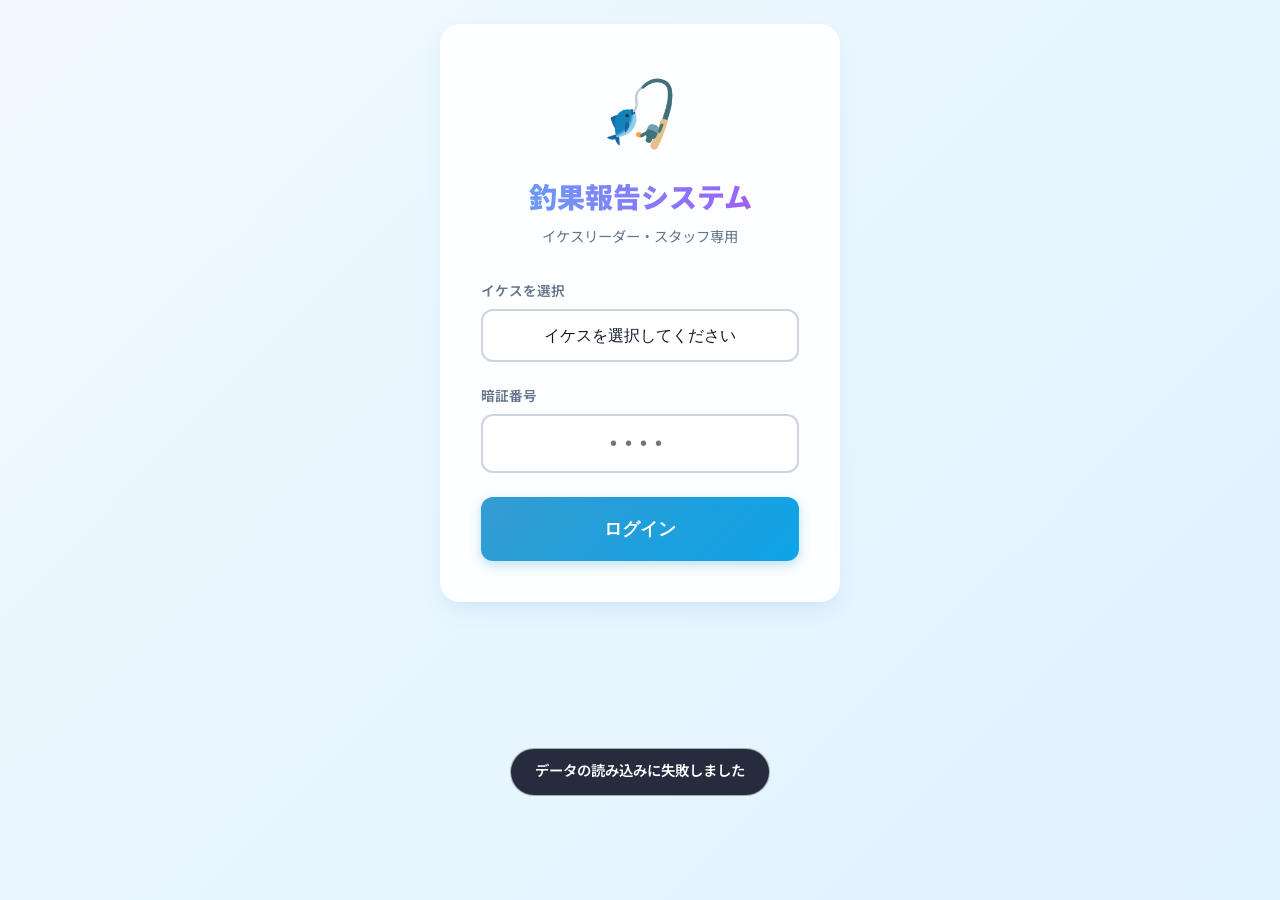
<file: fishing-results-app/index.html>
<!DOCTYPE html>
<html lang="ja">
<head>
    <meta charset="UTF-8">
    <meta name="viewport" content="width=device-width, initial-scale=1.0, maximum-scale=1.0, user-scalable=no">
    <title>釣果報告システム - BORIJIN FESTIVAL</title>
    <link rel="stylesheet" href="style.css?v=1.0.7">
    <link rel="preconnect" href="https://fonts.googleapis.com">
    <link rel="preconnect" href="https://fonts.gstatic.com" crossorigin>
    <link href="https://fonts.googleapis.com/css2?family=Inter:wght@400;600;800&family=Outfit:wght@500;700;900&family=Noto+Sans+JP:wght@400;700;900&display=swap" rel="stylesheet">
</head>
<body>
    <div id="app-container">
        <!-- Loading Overlay -->
        <div id="loading-overlay" class="overlay">
            <div class="spinner"></div>
            <p>同期中...</p>
        </div>

        <!-- Auth View -->
        <section id="auth-view" class="view active">
            <div class="glass-card auth-card">
                <div class="auth-header">
                    <div class="logo">🎣</div>
                    <h1>釣果報告システム</h1>
                    <p>イケスリーダー・スタッフ専用</p>
                </div>
                <div class="form-group">
                    <label for="login-ikesu-id">イケスを選択</label>
                    <select id="login-ikesu-id">
                        <option value="" disabled selected>イケスを選択してください</option>
                    </select>
                </div>
                <div class="form-group">
                    <label for="ikesu-passcode">暗証番号</label>
                    <input type="tel" id="ikesu-passcode" maxlength="8" placeholder="••••" autocomplete="off">
                </div>
                <div id="auth-error" class="error-message hidden">イケス名または暗証番号が正しくありません</div>
                <button id="login-btn" class="btn-primary btn-large">ログイン</button>
            </div>
        </section>

        <!-- Admin View (Global Aggregation) -->
        <section id="admin-view" class="view hidden">
            <header class="app-header">
                <div class="header-left">
                    <span class="pond-badge admin">管理者</span>
                    <h2>全体集計・修正</h2>
                </div>
                <button class="btn-icon-text logout-btn">
                    <span>ログアウト</span>
                </button>
            </header>
            <main class="scroll-area">
                <div class="admin-stats glass-card">
                <div class="stat-item">
                    <label>全体合計</label>
                    <div id="admin-total-points" class="stat-value">0<span>pt</span></div>
                </div>
                <div class="stat-item">
                    <label>鯛・その他</label>
                    <div id="admin-total-cA" class="stat-value">0<span>尾</span></div>
                </div>
                <div class="stat-item">
                    <label>青・クエ</label>
                    <div id="admin-total-cB" class="stat-value">0<span>尾</span></div>
                </div>
            </div>

            <!-- 釣果提出＆確認ステータス -->
            <div class="status-cards-container" style="display: flex; gap: 1rem; margin-bottom: 1.5rem; flex-wrap: wrap;">
                <div class="status-card" style="flex: 1; min-width: 200px; background: #fff; border: 2px solid #93c5fd; border-radius: 12px; padding: 1rem; text-align: center; box-shadow: 0 4px 6px -1px rgba(0,0,0,0.05);">
                    <div style="font-size: 0.9rem; font-weight: bold; color: #1e3a8a; margin-bottom: 0.5rem;">釣果入力済 イケス</div>
                    <div style="display: flex; align-items: baseline; justify-content: center; gap: 4px;">
                        <span id="status-reported" style="font-size: 2.2rem; font-weight: 900; color: #2563eb; line-height: 1;">0</span>
                        <span style="font-size: 1.1rem; color: #64748b; font-weight: bold;">/ <span id="status-total-ikesu">0</span></span>
                    </div>
                </div>
                <div class="status-card" style="flex: 1; min-width: 200px; background: #fff; border: 2px solid #6ee7b7; border-radius: 12px; padding: 1rem; text-align: center; box-shadow: 0 4px 6px -1px rgba(0,0,0,0.05);">
                    <div style="font-size: 0.9rem; font-weight: bold; color: #064e3b; margin-bottom: 0.5rem;">運営チェック済 イケス</div>
                    <div style="display: flex; align-items: baseline; justify-content: center; gap: 4px;">
                        <span id="status-verified" style="font-size: 2.2rem; font-weight: 900; color: #059669; line-height: 1;">0</span>
                        <span style="font-size: 1.1rem; color: #64748b; font-weight: bold;">/ <span id="status-total-ikesu-v">0</span></span>
                    </div>
                </div>
            </div>

            <!-- 設定エリア (2カラム) -->
            <div style="display: grid; grid-template-columns: repeat(auto-fit, minmax(300px, 1fr)); gap: 1rem; margin-bottom: 2rem;">
                <div class="card glass-card" style="margin: 0; display: flex; flex-direction: column;">
                    <div class="card-header" style="border-bottom: 1px solid #e2e8f0; padding: 0.8rem 1rem 0.5rem; margin-bottom: 0;">
                        <h3 style="font-size: 1.1rem; color: #475569; margin: 0;">🏆 ランキング・入賞設定</h3>
                    </div>
                    <div style="display: flex; flex-direction: column; gap: 0.8rem; flex: 1; padding: 0.8rem;">
                        <div>
                            <label style="display: block; font-size: 0.85rem; color: #64748b; margin-bottom: 0.2rem;">表彰対象（上位何名）</label>
                            <input type="number" id="rank-top-count" value="3" style="width: 100%; padding: 0.4rem; border: 1px solid #cbd5e1; border-radius: 6px; box-sizing: border-box;">
                        </div>
                        <div>
                            <label style="display: block; font-size: 0.85rem; color: #64748b; margin-bottom: 0.2rem;">飛び賞（例: 5,10,15... カンマ区切り）</label>
                            <input type="text" id="rank-tobi-list" value="5,10,15,20,25,30" style="width: 100%; padding: 0.4rem; border: 1px solid #cbd5e1; border-radius: 6px; box-sizing: border-box;">
                        </div>
                        <div style="margin-top: auto;">
                            <button class="btn-primary" onclick="saveRankingSettings()" style="width: 100%; background: #059669; box-shadow: 0 4px 6px -1px rgba(5,150,105,0.2); padding: 0.6rem;">設定を保存</button>
                        </div>
                    </div>
                </div>

                <div class="card glass-card" style="margin: 0; border: 1px solid #fee2e2; border-top: 4px solid #ef4444; display: flex; flex-direction: column;">
                    <div class="card-header" style="border-bottom: 1px solid #fee2e2; padding: 0.8rem 1rem 0.5rem; margin-bottom: 0;">
                        <h3 style="font-size: 1.1rem; color:#ef4444; margin: 0;">⚙️ テストデータ管理</h3>
                    </div>
                    <div style="display: flex; flex-direction: column; gap: 0.8rem; flex: 1; justify-content: center; padding: 0.8rem;">
                        <p style="font-size: 0.85rem; color: #64748b; margin-bottom: 0;">※釣果の動作テスト用機能です。本番運用中は触らないでください。</p>
                        <button class="btn-outline" onclick="generateMockCatchData()" style="border-color:#3b82f6; color:#3b82f6; font-weight: bold; width: 100%; padding: 0.6rem;">🎲 仮釣果データ生成</button>
                        <button class="btn-outline" onclick="clearCatchData()" style="border-color:#ef4444; color:#ef4444; font-weight: bold; width: 100%; padding: 0.6rem;">🗑️ 釣果データ完全リセット</button>
                    </div>
                </div>
            </div>

            <div class="ikesu-grid" id="admin-ikesu-list">
                <!-- Ikesu cards will be injected here -->
            </div>
            </main>
        </section>

        <!-- Main View (Pond Selection / Participant List) -->
        <section id="main-view" class="view hidden">
            <header class="app-header">
                <div class="header-left">
                    <span id="display-ikesu-name" class="pond-badge">--</span>
                    <h2 id="app-title">釣果記録</h2>
                </div>
                <div class="header-right">
                    <button id="admin-back-btn" class="btn-icon-text hidden" onclick="showAdminDashboard()">
                        <span>戻る(管理者)</span>
                    </button>
                    <button id="logout-btn" class="btn-icon-text logout-btn">
                        <span>ログアウト</span>
                    </button>
                </div>
            </header>

            <main class="scroll-area">
                <div style="text-align: right; padding: 0.5rem 0.5rem 0.5rem 0;">
                    <span style="color: #e11d48; font-weight: 900; font-size: 1.1rem; border: 2px solid #e11d48; padding: 2px 6px; border-radius: 4px; background: #fff0f2;">※匹数で入力</span>
                </div>
                <div id="participant-list" class="participant-grid">
                    <!-- Dynamic Content -->
                </div>
            </main>

            <footer class="app-footer">
                <div class="footer-stats">
                    <div class="stat-item">
                        <span class="stat-label">イケス合計</span>
                        <span id="ikesu-total-points" class="stat-value">0</span>
                        <span class="stat-unit">pt</span>
                        <span id="ikesu-average-points" style="font-size: 0.9rem; margin-left: 8px; color: #64748b; font-weight: bold;">(平均 0 pt)</span>
                    </div>
                </div>
                <div style="display: flex; gap: 0.5rem; align-items: center;">
                    <div id="admin-verify-container" class="hidden"></div>
                    <button id="save-btn" class="btn-primary">
                        <span class="icon">💾</span> 変更を保存
                    </button>
                </div>
            </footer>
        </section>

<!-- Modal system deprecated in v1.2.0 -->

    </div>

    <div id="toast-container"></div>
    <script src="script.js?v=1.0.20"></script>
</body>
</html>
</file>
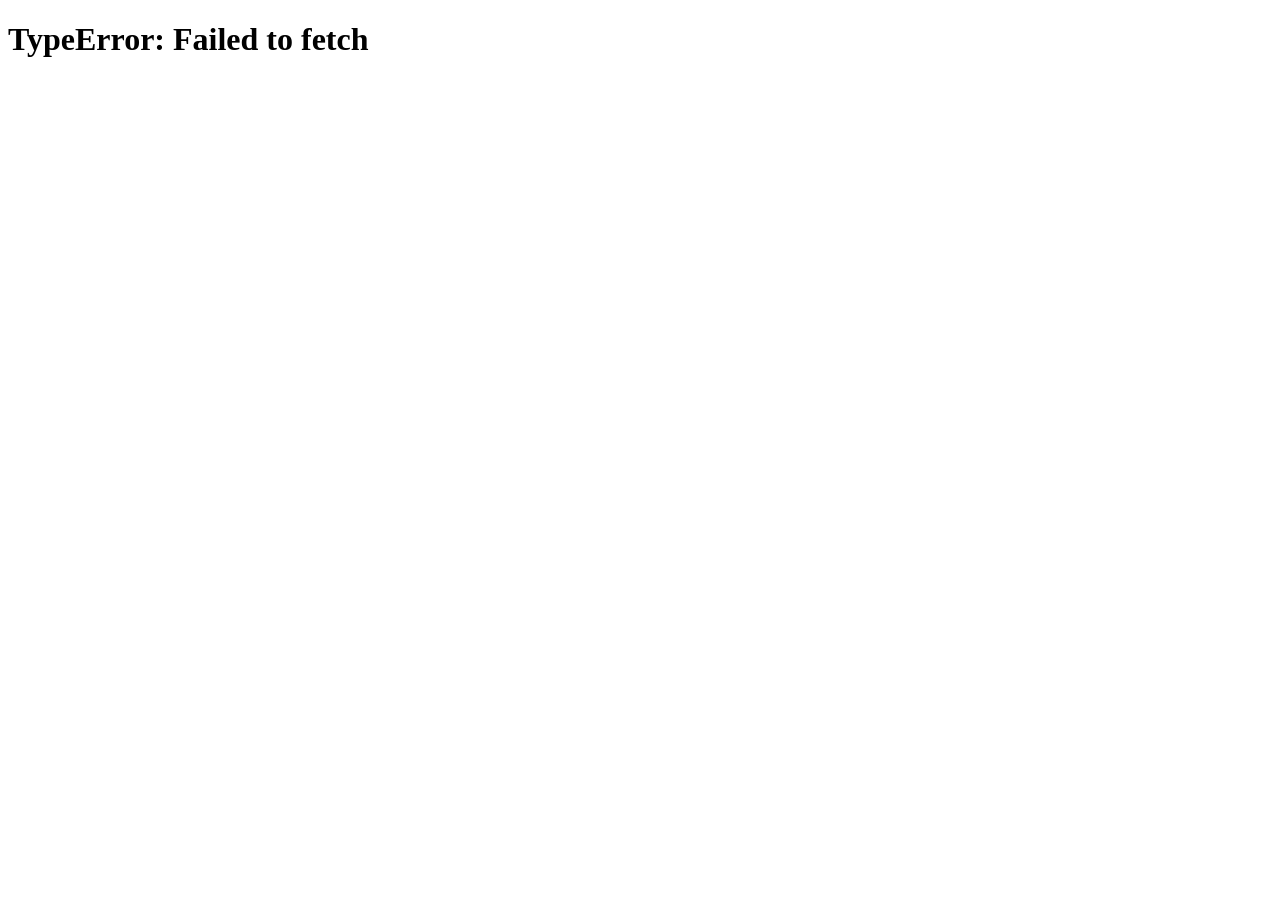
<file: fix_gas.html>
<!DOCTYPE html>
<html>
<body>
<script>
async function run() {
    try {
        const url = 'https://script.google.com/macros/s/AKfycbydXZuGZWqI1rpx0fPJawHMzYekVubxeBCLs9taZPG3glPaFVD19CK7BRx1PZcCkRLf/exec';
        let res = await fetch(url);
        let data = await res.json();
        data.entries = data.entries.filter(e => e.id !== null);
        
        let payload = { action: 'save', db: data };
        let postRes = await fetch(url, {
            method: 'POST',
            headers: { 'Content-Type': 'text/plain' },
            body: JSON.stringify(payload)
        });
        document.body.innerHTML = '<h1>' + await postRes.text() + '</h1>';
        console.log('DONE!');
    } catch(e) {
        document.body.innerHTML = '<h1>' + e + '</h1>';
    }
}
run();
</script>
</body>
</html>
</file>
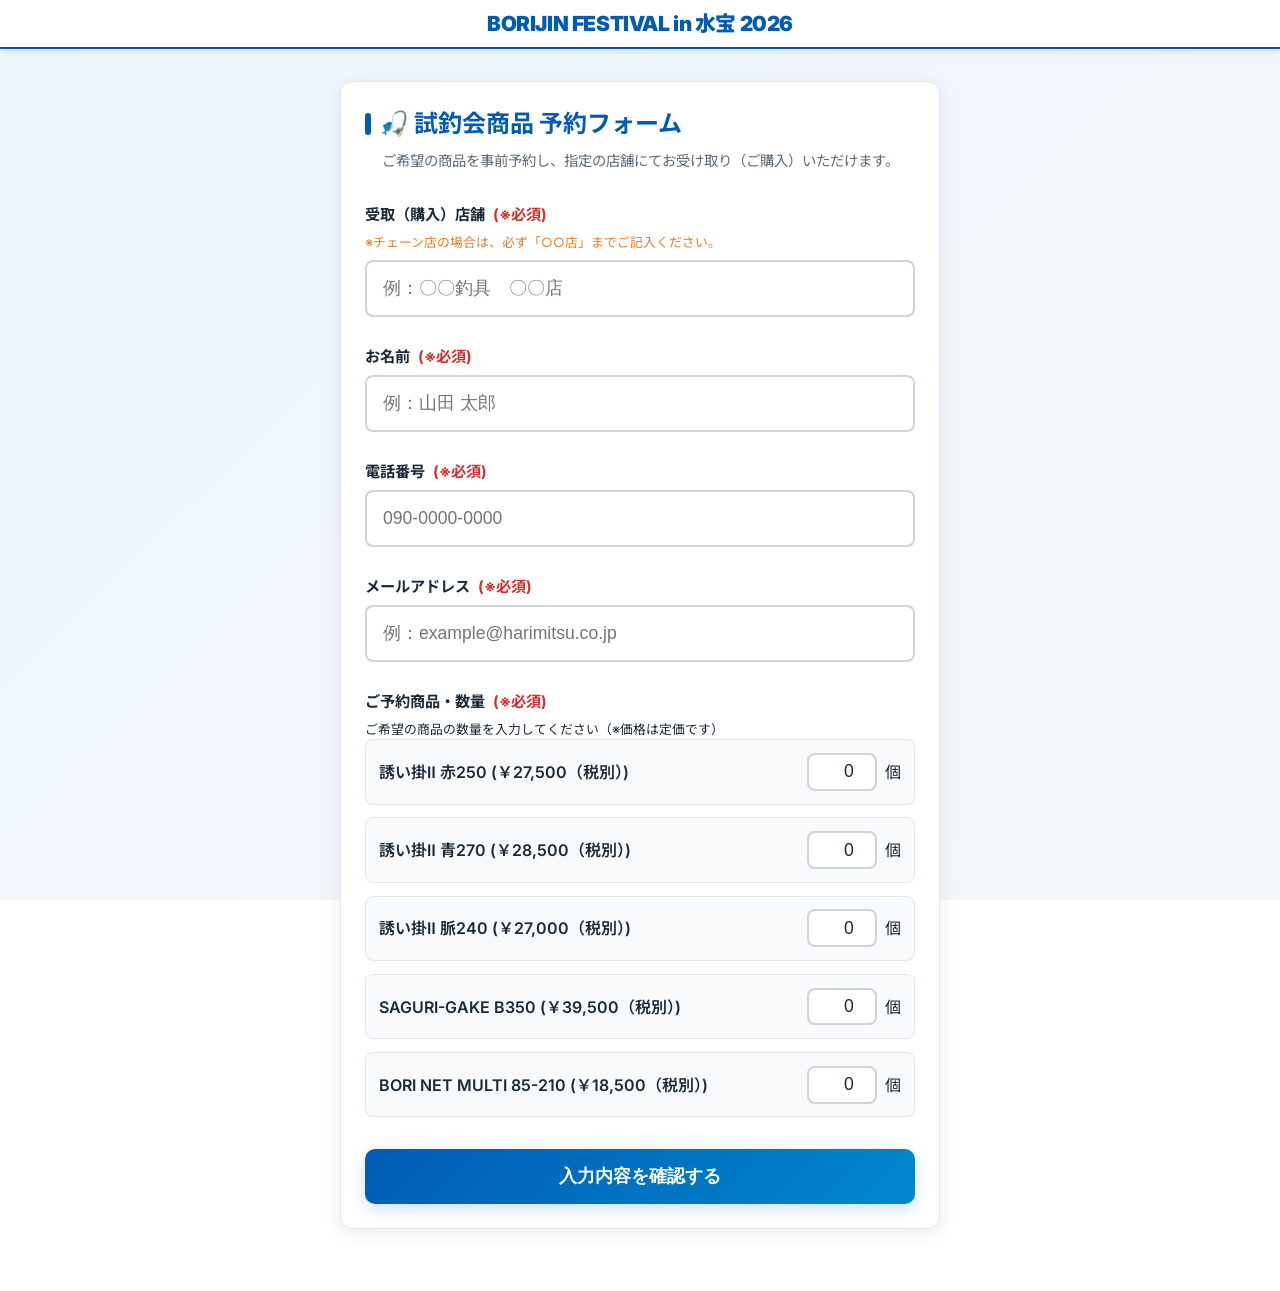
<file: preorder.html>
<!DOCTYPE html>
<html lang="ja">
<head>
    <meta charset="UTF-8">
    <meta name="viewport" content="width=device-width, initial-scale=1.0">
    <title>試釣会商品 予約フォーム</title>
    <link rel="stylesheet" href="style.css">
    <link rel="preconnect" href="https://fonts.googleapis.com">
    <link rel="preconnect" href="https://fonts.gstatic.com" crossorigin>
    <link href="https://fonts.googleapis.com/css2?family=Inter:wght@400;600;700;800&family=Noto+Sans+JP:wght@400;700;900&display=swap" rel="stylesheet">
    <style>
        .preorder-header {
            text-align: center;
            margin-bottom: 2rem;
        }
        .preorder-header h2 {
            color: var(--primary-color);
            font-size: 1.5rem;
            margin-bottom: 0.5rem;
        }
        .preorder-header p {
            color: var(--text-muted);
            font-size: 0.9rem;
        }
    </style>
</head>
<body>
    <nav class="navbar">
        <div class="nav-container">
            <h1 id="app-title">BORIJIN FESTIVAL in 水宝 2026</h1>
        </div>
    </nav>

    <main class="container">
        <div class="card" style="max-width: 600px; margin: 0 auto;">
            <div class="preorder-header">
                <h2>🎣 試釣会商品 予約フォーム</h2>
                <p>ご希望の商品を事前予約し、指定の店舗にてお受け取り（ご購入）いただけます。</p>
                <div id="coupon-banner" style="background-color: #fff8e1; border-left: 4px solid #ffc107; padding: 10px; margin-top: 15px; text-align: left; border-radius: 4px;">
                    <p style="margin: 0; color: #d97706; font-weight: bold; font-size: 0.95rem;">✨ 竿かネット1本ご購入ごとにWEBクーポン3,000円プレゼント！</p>
                    <p style="margin: 5px 0 0; font-size: 0.8rem; color: #555;">注文確定（商品納品後）にメールでコードをお送りいたします。</p>
                </div>
            </div>

            <div id="loading-spinner" style="display: none; text-align: center; padding: 2rem;">
                <div class="spinner" style="border: 4px solid rgba(0, 91, 181, 0.1); border-top: 4px solid #005bb5; border-radius: 50%; width: 40px; height: 40px; animation: spin 1s linear infinite; margin: 0 auto;"></div>
                <p style="margin-top: 1rem; color: #5a6a7a; font-weight: bold;">送信中...</p>
            </div>

            <div id="step-input">
            <form id="preorder-form">
                <div class="form-group">
                    <label for="store-name">受取（購入）店舗 <span class="required">(※必須)</span></label>
                    <p class="text-muted small mb-1" style="font-size: 0.8rem; margin-bottom: 0.5rem; color: #e67e22;">※チェーン店の場合は、必ず「○○店」までご記入ください。</p>
                    <input type="text" id="store-name" required placeholder="例：〇〇釣具　〇〇店">
                </div>
                
                <div class="form-group">
                    <label for="customer-name">お名前 <span class="required">(※必須)</span></label>
                    <input type="text" id="customer-name" required placeholder="例：山田 太郎">
                </div>

                <div class="form-group">
                    <label for="customer-phone">電話番号 <span class="required">(※必須)</span></label>
                    <input type="tel" id="customer-phone" required placeholder="090-0000-0000">
                </div>

                <div class="form-group">
                    <label for="customer-email">メールアドレス <span class="required">(※必須)</span></label>
                    <input type="email" id="customer-email" required placeholder="例：example@harimitsu.co.jp">
                </div>

                <div class="form-group">
                    <label>ご予約商品・数量 <span class="required">(※必須)</span></label>
                    <p class="text-muted small mb-2" style="font-size: 0.8rem;">ご希望の商品の数量を入力してください（※価格は定価です）</p>
                    
                    <div class="item-list" style="display: flex; flex-direction: column; gap: 0.8rem;">
                        <div class="item-row" style="display: flex; align-items: center; justify-content: space-between; background: #f8fafc; padding: 0.8rem; border-radius: 8px; border: 1px solid #e2e8f0;">
                            <span style="font-weight: 600; flex: 1;">誘い掛Ⅱ 赤250 (￥27,500（税別）)</span>
                            <div style="display: flex; align-items: center; gap: 0.5rem;">
                                <input type="number" min="0" value="0" style="width: 70px; padding: 0.4rem; text-align: right;">
                                <span>個</span>
                            </div>
                        </div>
                        <div class="item-row" style="display: flex; align-items: center; justify-content: space-between; background: #f8fafc; padding: 0.8rem; border-radius: 8px; border: 1px solid #e2e8f0;">
                            <span style="font-weight: 600; flex: 1;">誘い掛Ⅱ 青270 (￥28,500（税別）)</span>
                            <div style="display: flex; align-items: center; gap: 0.5rem;">
                                <input type="number" min="0" value="0" style="width: 70px; padding: 0.4rem; text-align: right;">
                                <span>個</span>
                            </div>
                        </div>
                        <div class="item-row" style="display: flex; align-items: center; justify-content: space-between; background: #f8fafc; padding: 0.8rem; border-radius: 8px; border: 1px solid #e2e8f0;">
                            <span style="font-weight: 600; flex: 1;">誘い掛Ⅱ 脈240 (￥27,000（税別）)</span>
                            <div style="display: flex; align-items: center; gap: 0.5rem;">
                                <input type="number" min="0" value="0" style="width: 70px; padding: 0.4rem; text-align: right;">
                                <span>個</span>
                            </div>
                        </div>
                        <div class="item-row" style="display: flex; align-items: center; justify-content: space-between; background: #f8fafc; padding: 0.8rem; border-radius: 8px; border: 1px solid #e2e8f0;">
                            <span style="font-weight: 600; flex: 1;">SAGURI-GAKE B350 (￥39,500（税別）)</span>
                            <div style="display: flex; align-items: center; gap: 0.5rem;">
                                <input type="number" min="0" value="0" style="width: 70px; padding: 0.4rem; text-align: right;">
                                <span>個</span>
                            </div>
                        </div>
                        <div class="item-row" style="display: flex; align-items: center; justify-content: space-between; background: #f8fafc; padding: 0.8rem; border-radius: 8px; border: 1px solid #e2e8f0;">
                            <span style="font-weight: 600; flex: 1;">BORI NET MULTI 85-210 (￥18,500（税別）)</span>
                            <div style="display: flex; align-items: center; gap: 0.5rem;">
                                <input type="number" min="0" value="0" style="width: 70px; padding: 0.4rem; text-align: right;">
                                <span>個</span>
                            </div>
                        </div>
                    </div>
                </div>

                <div class="form-actions" style="margin-top: 2rem;">
                    <button type="submit" class="btn-primary btn-large w-100" style="width: 100%;">入力内容を確認する</button>
                </div>
            </form>
            </div>

            <div id="step-confirm" style="display: none;">
                <h3 style="color: var(--primary-color); margin-bottom: 1.5rem; text-align: center;">入力内容の確認</h3>
                <div style="background: #f8fafc; padding: 1.5rem; border-radius: 8px; border: 1px solid #e2e8f0; margin-bottom: 2rem;">
                    <dl style="display: grid; grid-template-columns: 1fr; gap: 1rem; margin: 0;">
                        <div>
                            <dt style="font-size: 0.85rem; color: #64748b; margin-bottom: 0.2rem;">受取（購入）店舗</dt>
                            <dd id="confirm-store" style="margin: 0; font-weight: 600; font-size: 1.1rem;"></dd>
                        </div>
                        <div>
                            <dt style="font-size: 0.85rem; color: #64748b; margin-bottom: 0.2rem;">お名前</dt>
                            <dd id="confirm-name" style="margin: 0; font-weight: 600; font-size: 1.1rem;"></dd>
                        </div>
                        <div>
                            <dt style="font-size: 0.85rem; color: #64748b; margin-bottom: 0.2rem;">電話番号</dt>
                            <dd id="confirm-phone" style="margin: 0; font-weight: 600; font-size: 1.1rem;"></dd>
                        </div>
                        <div>
                            <dt style="font-size: 0.85rem; color: #64748b; margin-bottom: 0.2rem;">メールアドレス</dt>
                            <dd id="confirm-email" style="margin: 0; font-weight: 600; font-size: 1.1rem;"></dd>
                        </div>
                        <div>
                            <dt style="font-size: 0.85rem; color: #64748b; margin-bottom: 0.5rem;">ご予約商品・数量</dt>
                            <dd id="confirm-items" style="margin: 0; font-weight: 600; font-size: 1.1rem; background: white; padding: 1rem; border: 1px solid #cbd5e1; border-radius: 4px; line-height: 1.5;"></dd>
                        </div>
                    </dl>
                </div>
                <div style="display: flex; gap: 1rem;">
                    <button id="btn-back" type="button" class="btn-outline" style="flex: 1; padding: 1rem; font-size: 1.1rem; border-radius: 8px;">戻る</button>
                    <button id="btn-submit" type="button" class="btn-primary" style="flex: 2; padding: 1rem; font-size: 1.1rem; border-radius: 8px; border: none; font-weight: bold;">送信する</button>
                </div>
            </div>

            <div id="step-success" style="display: none; text-align: center; padding: 2rem 1rem;">
                <div style="font-size: 4rem; margin-bottom: 1rem;">🎉</div>
                <h3 style="color: var(--primary-color); margin-bottom: 1.5rem; font-size: 1.5rem;">予約受付完了</h3>
                <p style="color: #334155; line-height: 1.6; margin-bottom: 1.5rem; font-weight: 600;">ご予約を受け付けました。<br>ご指定の店舗にご予約情報を共有させていただきます。<br>入荷案内があるまで少々お待ちください。</p>
                
                <div style="background: #f8fafc; padding: 1.5rem; border-radius: 8px; border: 1px solid #e2e8f0; margin-bottom: 1.5rem; text-align: left;">
                    <h4 style="margin-top: 0; margin-bottom: 1rem; color: #1e293b; border-bottom: 2px solid #cbd5e1; padding-bottom: 0.5rem;">ご予約内容の控え</h4>
                    <p style="font-size: 0.85rem; color: #64748b; margin-bottom: 0.2rem;">受取店舗: <span id="success-store" style="color: #0f172a; font-weight: bold; font-size: 1rem;"></span></p>
                    <p style="font-size: 0.85rem; color: #64748b; margin-bottom: 0.2rem;">お名前: <span id="success-name" style="color: #0f172a; font-weight: bold; font-size: 1rem;"></span></p>
                    <div style="margin-top: 1rem;">
                        <span style="font-size: 0.85rem; color: #64748b;">ご予約商品:</span>
                        <div id="success-items" style="margin-top: 0.5rem; font-weight: 600; font-size: 1rem; background: white; padding: 1rem; border: 1px solid #cbd5e1; border-radius: 4px; line-height: 1.5;"></div>
                    </div>
                </div>

                <div style="background-color: #fff1f2; border: 2px solid #fda4af; border-radius: 8px; padding: 1rem; margin-bottom: 2rem; display: inline-block; text-align: left;">
                    <p style="margin: 0; color: #e11d48; font-weight: bold; font-size: 0.95rem; text-align: center;">📸 念のため、この完了画面をスクリーンショットして保存してください。</p>
                </div>
                <br>
                <button type="button" class="btn-outline" onclick="location.reload()" style="padding: 0.8rem 2rem; border-radius: 8px; font-weight: bold;">トップへ戻る</button>
            </div>
        </div>
    </main>
    
    <script>
        const GAS_WEB_APP_URL = "https://script.google.com/macros/s/AKfycbykDT-XvGhrZCQcCp_gCxZAToW3X4s_g_BPX7LBO4E-A84vUY0VE3nlqehITFOfp9f9/exec";

        // Hide coupon banner from 2026-07-07 onwards
        if (new Date() >= new Date('2026-07-07T00:00:00+09:00')) {
            const banner = document.getElementById('coupon-banner');
            if (banner) banner.style.display = 'none';
        }

        let currentPayload = null;

        document.getElementById('preorder-form').addEventListener('submit', function(e) {
            e.preventDefault();
            
            const storeName = document.getElementById('store-name').value;
            const customerName = document.getElementById('customer-name').value;
            const customerPhone = document.getElementById('customer-phone').value;
            const customerEmail = document.getElementById('customer-email').value;
            
            // Get item quantities
            const items = [];
            let itemsHtml = '';
            document.querySelectorAll('.item-row').forEach((row) => {
                const itemName = row.querySelector('span').textContent;
                const qty = parseInt(row.querySelector('input').value, 10) || 0;
                if (qty > 0) {
                    items.push({ name: itemName, quantity: qty });
                    itemsHtml += `<div style="margin-bottom: 0.3rem;">${itemName} × <strong style="color: #d32f2f;">${qty}個</strong></div>`;
                }
            });
            
            if (items.length === 0) {
                alert("1つ以上の商品の数量を入力してください。");
                return;
            }

            currentPayload = {
                action: 'submit_preorder',
                data: { storeName, customerName, customerPhone, customerEmail, items }
            };

            // Populate confirm screen
            document.getElementById('confirm-store').textContent = storeName;
            document.getElementById('confirm-name').textContent = customerName;
            document.getElementById('confirm-phone').textContent = customerPhone;
            document.getElementById('confirm-email').textContent = customerEmail;
            document.getElementById('confirm-items').innerHTML = itemsHtml;
            
            // Populate success screen
            document.getElementById('success-store').textContent = storeName;
            document.getElementById('success-name').textContent = customerName;
            document.getElementById('success-items').innerHTML = itemsHtml;

            // Switch to confirm screen
            document.getElementById('step-input').style.display = 'none';
            document.getElementById('step-confirm').style.display = 'block';
            window.scrollTo(0, 0);
        });

        document.getElementById('btn-back').addEventListener('click', function() {
            document.getElementById('step-confirm').style.display = 'none';
            document.getElementById('step-input').style.display = 'block';
            window.scrollTo(0, 0);
        });

        document.getElementById('btn-submit').addEventListener('click', async function() {
            const spinner = document.getElementById('loading-spinner');
            const submitBtn = document.getElementById('btn-submit');
            
            submitBtn.disabled = true;
            document.getElementById('step-confirm').style.display = 'none';
            spinner.style.display = 'block';

            try {
                const response = await fetch(GAS_WEB_APP_URL, {
                    method: 'POST',
                    mode: 'no-cors',
                    headers: { 'Content-Type': 'text/plain' },
                    body: JSON.stringify(currentPayload)
                });
                
                spinner.style.display = 'none';
                document.getElementById('step-success').style.display = 'block';
                document.getElementById('preorder-form').reset();
            } catch (err) {
                console.error(err);
                alert('送信に失敗しました。時間をおいて再度お試しください。');
                spinner.style.display = 'none';
                document.getElementById('step-confirm').style.display = 'block';
                submitBtn.disabled = false;
            }
        });
    </script>
</body>
</html>
</file>
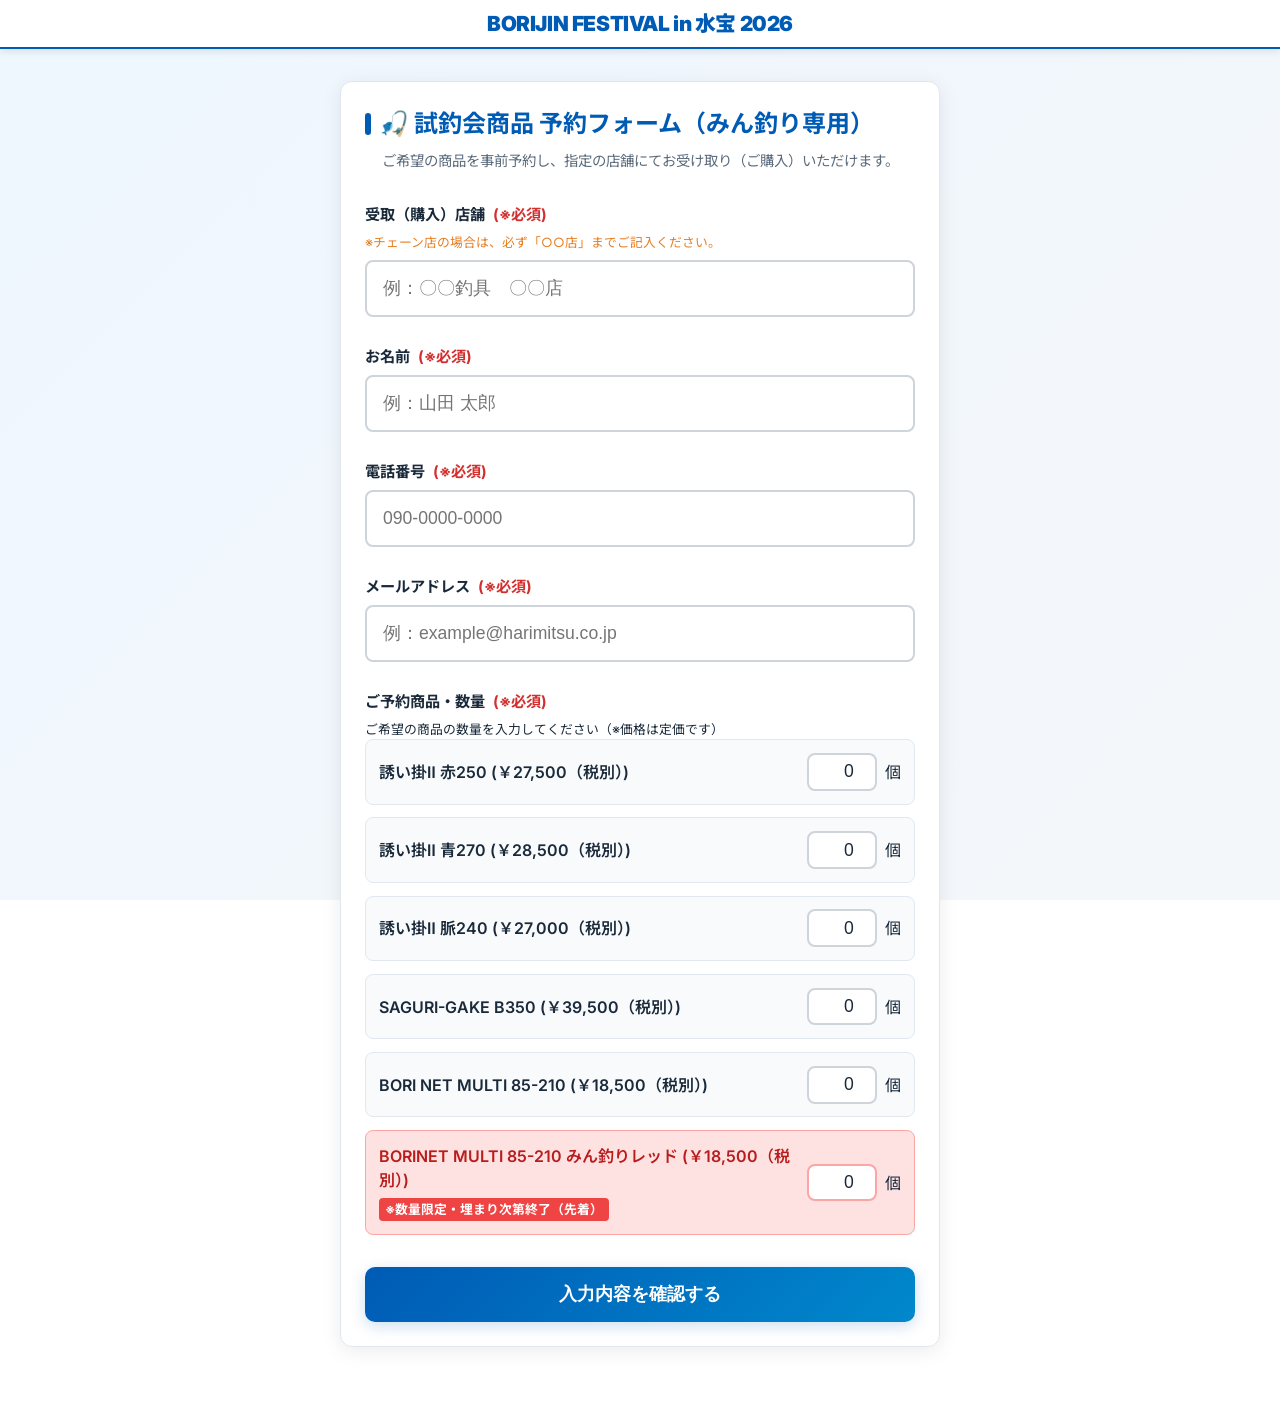
<file: preorder_mintsuri.html>
<!DOCTYPE html>
<html lang="ja">
<head>
    <meta charset="UTF-8">
    <meta name="viewport" content="width=device-width, initial-scale=1.0">
    <title>試釣会商品 予約フォーム（みん釣り専用）</title>
    <link rel="stylesheet" href="style.css">
    <link rel="preconnect" href="https://fonts.googleapis.com">
    <link rel="preconnect" href="https://fonts.gstatic.com" crossorigin>
    <link href="https://fonts.googleapis.com/css2?family=Inter:wght@400;600;700;800&family=Noto+Sans+JP:wght@400;700;900&display=swap" rel="stylesheet">
    <style>
        .preorder-header {
            text-align: center;
            margin-bottom: 2rem;
        }
        .preorder-header h2 {
            color: var(--primary-color);
            font-size: 1.5rem;
            margin-bottom: 0.5rem;
        }
        .preorder-header p {
            color: var(--text-muted);
            font-size: 0.9rem;
        }
    </style>
</head>
<body>
    <nav class="navbar">
        <div class="nav-container">
            <h1 id="app-title">BORIJIN FESTIVAL in 水宝 2026</h1>
        </div>
    </nav>

    <main class="container">
        <div class="card" style="max-width: 600px; margin: 0 auto;">
            <div class="preorder-header">
                <h2>🎣 試釣会商品 予約フォーム（みん釣り専用）</h2>
                <p>ご希望の商品を事前予約し、指定の店舗にてお受け取り（ご購入）いただけます。</p>
                <div id="coupon-banner" style="background-color: #fff8e1; border-left: 4px solid #ffc107; padding: 10px; margin-top: 15px; text-align: left; border-radius: 4px;">
                    <p style="margin: 0; color: #d97706; font-weight: bold; font-size: 0.95rem;">✨ 竿かネット1本ご購入ごとにWEBクーポン3,000円プレゼント！</p>
                    <p style="margin: 5px 0 0; font-size: 0.8rem; color: #555;">注文確定（商品納品後）にメールでコードをお送りいたします。</p>
                </div>
            </div>

            <div id="loading-spinner" style="display: none; text-align: center; padding: 2rem;">
                <div class="spinner" style="border: 4px solid rgba(0, 91, 181, 0.1); border-top: 4px solid #005bb5; border-radius: 50%; width: 40px; height: 40px; animation: spin 1s linear infinite; margin: 0 auto;"></div>
                <p style="margin-top: 1rem; color: #5a6a7a; font-weight: bold;">送信中...</p>
            </div>

            <div id="step-input">
            <form id="preorder-form">
                <div class="form-group">
                    <label for="store-name">受取（購入）店舗 <span class="required">(※必須)</span></label>
                    <p class="text-muted small mb-1" style="font-size: 0.8rem; margin-bottom: 0.5rem; color: #e67e22;">※チェーン店の場合は、必ず「○○店」までご記入ください。</p>
                    <input type="text" id="store-name" required placeholder="例：〇〇釣具　〇〇店">
                </div>
                
                <div class="form-group">
                    <label for="customer-name">お名前 <span class="required">(※必須)</span></label>
                    <input type="text" id="customer-name" required placeholder="例：山田 太郎">
                </div>

                <div class="form-group">
                    <label for="customer-phone">電話番号 <span class="required">(※必須)</span></label>
                    <input type="tel" id="customer-phone" required placeholder="090-0000-0000">
                </div>

                <div class="form-group">
                    <label for="customer-email">メールアドレス <span class="required">(※必須)</span></label>
                    <input type="email" id="customer-email" required placeholder="例：example@harimitsu.co.jp">
                </div>

                <div class="form-group">
                    <label>ご予約商品・数量 <span class="required">(※必須)</span></label>
                    <p class="text-muted small mb-2" style="font-size: 0.8rem;">ご希望の商品の数量を入力してください（※価格は定価です）</p>
                    
                    <div class="item-list" style="display: flex; flex-direction: column; gap: 0.8rem;">
                        <div class="item-row" style="display: flex; align-items: center; justify-content: space-between; background: #f8fafc; padding: 0.8rem; border-radius: 8px; border: 1px solid #e2e8f0;">
                            <span style="font-weight: 600; flex: 1;">誘い掛Ⅱ 赤250 (￥27,500（税別）)</span>
                            <div style="display: flex; align-items: center; gap: 0.5rem;">
                                <input type="number" min="0" value="0" style="width: 70px; padding: 0.4rem; text-align: right;">
                                <span>個</span>
                            </div>
                        </div>
                        <div class="item-row" style="display: flex; align-items: center; justify-content: space-between; background: #f8fafc; padding: 0.8rem; border-radius: 8px; border: 1px solid #e2e8f0;">
                            <span style="font-weight: 600; flex: 1;">誘い掛Ⅱ 青270 (￥28,500（税別）)</span>
                            <div style="display: flex; align-items: center; gap: 0.5rem;">
                                <input type="number" min="0" value="0" style="width: 70px; padding: 0.4rem; text-align: right;">
                                <span>個</span>
                            </div>
                        </div>
                        <div class="item-row" style="display: flex; align-items: center; justify-content: space-between; background: #f8fafc; padding: 0.8rem; border-radius: 8px; border: 1px solid #e2e8f0;">
                            <span style="font-weight: 600; flex: 1;">誘い掛Ⅱ 脈240 (￥27,000（税別）)</span>
                            <div style="display: flex; align-items: center; gap: 0.5rem;">
                                <input type="number" min="0" value="0" style="width: 70px; padding: 0.4rem; text-align: right;">
                                <span>個</span>
                            </div>
                        </div>
                        <div class="item-row" style="display: flex; align-items: center; justify-content: space-between; background: #f8fafc; padding: 0.8rem; border-radius: 8px; border: 1px solid #e2e8f0;">
                            <span style="font-weight: 600; flex: 1;">SAGURI-GAKE B350 (￥39,500（税別）)</span>
                            <div style="display: flex; align-items: center; gap: 0.5rem;">
                                <input type="number" min="0" value="0" style="width: 70px; padding: 0.4rem; text-align: right;">
                                <span>個</span>
                            </div>
                        </div>
                        <div class="item-row" style="display: flex; align-items: center; justify-content: space-between; background: #f8fafc; padding: 0.8rem; border-radius: 8px; border: 1px solid #e2e8f0;">
                            <span style="font-weight: 600; flex: 1;">BORI NET MULTI 85-210 (￥18,500（税別）)</span>
                            <div style="display: flex; align-items: center; gap: 0.5rem;">
                                <input type="number" min="0" value="0" style="width: 70px; padding: 0.4rem; text-align: right;">
                                <span>個</span>
                            </div>
                        </div>
                        <div class="item-row" style="display: flex; align-items: center; justify-content: space-between; background: #fee2e2; padding: 0.8rem; border-radius: 8px; border: 1px solid #fca5a5;">
                            <span style="font-weight: 600; flex: 1; color: #b91c1c;">BORINET MULTI 85-210 みん釣りレッド (￥18,500（税別）)<br><span style="font-size: 0.8rem; font-weight: bold; background: #ef4444; color: white; padding: 2px 6px; border-radius: 4px; display: inline-block; margin-top: 6px;">※数量限定・埋まり次第終了（先着）</span></span>
                            <div style="display: flex; align-items: center; gap: 0.5rem;">
                                <input type="number" min="0" value="0" style="width: 70px; padding: 0.4rem; text-align: right; border-color: #fca5a5;">
                                <span>個</span>
                            </div>
                        </div>
                    </div>
                </div>

                <div class="form-actions" style="margin-top: 2rem;">
                    <button type="submit" class="btn-primary btn-large w-100" style="width: 100%;">入力内容を確認する</button>
                </div>
            </form>
            </div>

            <div id="step-confirm" style="display: none;">
                <h3 style="color: var(--primary-color); margin-bottom: 1.5rem; text-align: center;">入力内容の確認</h3>
                <div style="background: #f8fafc; padding: 1.5rem; border-radius: 8px; border: 1px solid #e2e8f0; margin-bottom: 2rem;">
                    <dl style="display: grid; grid-template-columns: 1fr; gap: 1rem; margin: 0;">
                        <div>
                            <dt style="font-size: 0.85rem; color: #64748b; margin-bottom: 0.2rem;">受取（購入）店舗</dt>
                            <dd id="confirm-store" style="margin: 0; font-weight: 600; font-size: 1.1rem;"></dd>
                        </div>
                        <div>
                            <dt style="font-size: 0.85rem; color: #64748b; margin-bottom: 0.2rem;">お名前</dt>
                            <dd id="confirm-name" style="margin: 0; font-weight: 600; font-size: 1.1rem;"></dd>
                        </div>
                        <div>
                            <dt style="font-size: 0.85rem; color: #64748b; margin-bottom: 0.2rem;">電話番号</dt>
                            <dd id="confirm-phone" style="margin: 0; font-weight: 600; font-size: 1.1rem;"></dd>
                        </div>
                        <div>
                            <dt style="font-size: 0.85rem; color: #64748b; margin-bottom: 0.2rem;">メールアドレス</dt>
                            <dd id="confirm-email" style="margin: 0; font-weight: 600; font-size: 1.1rem;"></dd>
                        </div>
                        <div>
                            <dt style="font-size: 0.85rem; color: #64748b; margin-bottom: 0.5rem;">ご予約商品・数量</dt>
                            <dd id="confirm-items" style="margin: 0; font-weight: 600; font-size: 1.1rem; background: white; padding: 1rem; border: 1px solid #cbd5e1; border-radius: 4px; line-height: 1.5;"></dd>
                        </div>
                    </dl>
                </div>
                <div style="display: flex; gap: 1rem;">
                    <button id="btn-back" type="button" class="btn-outline" style="flex: 1; padding: 1rem; font-size: 1.1rem; border-radius: 8px;">戻る</button>
                    <button id="btn-submit" type="button" class="btn-primary" style="flex: 2; padding: 1rem; font-size: 1.1rem; border-radius: 8px; border: none; font-weight: bold;">送信する</button>
                </div>
            </div>

            <div id="step-success" style="display: none; text-align: center; padding: 2rem 1rem;">
                <div style="font-size: 4rem; margin-bottom: 1rem;">🎉</div>
                <h3 style="color: var(--primary-color); margin-bottom: 1.5rem; font-size: 1.5rem;">予約受付完了</h3>
                <p style="color: #334155; line-height: 1.6; margin-bottom: 1.5rem; font-weight: 600;">ご予約を受け付けました。<br>ご指定の店舗にご予約情報を共有させていただきます。<br>入荷案内があるまで少々お待ちください。</p>
                
                <div style="background: #f8fafc; padding: 1.5rem; border-radius: 8px; border: 1px solid #e2e8f0; margin-bottom: 1.5rem; text-align: left;">
                    <h4 style="margin-top: 0; margin-bottom: 1rem; color: #1e293b; border-bottom: 2px solid #cbd5e1; padding-bottom: 0.5rem;">ご予約内容の控え</h4>
                    <p style="font-size: 0.85rem; color: #64748b; margin-bottom: 0.2rem;">受取店舗: <span id="success-store" style="color: #0f172a; font-weight: bold; font-size: 1rem;"></span></p>
                    <p style="font-size: 0.85rem; color: #64748b; margin-bottom: 0.2rem;">お名前: <span id="success-name" style="color: #0f172a; font-weight: bold; font-size: 1rem;"></span></p>
                    <div style="margin-top: 1rem;">
                        <span style="font-size: 0.85rem; color: #64748b;">ご予約商品:</span>
                        <div id="success-items" style="margin-top: 0.5rem; font-weight: 600; font-size: 1rem; background: white; padding: 1rem; border: 1px solid #cbd5e1; border-radius: 4px; line-height: 1.5;"></div>
                    </div>
                </div>

                <div style="background-color: #fff1f2; border: 2px solid #fda4af; border-radius: 8px; padding: 1rem; margin-bottom: 2rem; display: inline-block; text-align: left;">
                    <p style="margin: 0; color: #e11d48; font-weight: bold; font-size: 0.95rem; text-align: center;">📸 念のため、この完了画面をスクリーンショットして保存してください。</p>
                </div>
                <br>
                <button type="button" class="btn-outline" onclick="location.reload()" style="padding: 0.8rem 2rem; border-radius: 8px; font-weight: bold;">トップへ戻る</button>
            </div>
        </div>
    </main>
    
    <script>
        const GAS_WEB_APP_URL = "https://script.google.com/macros/s/AKfycbykDT-XvGhrZCQcCp_gCxZAToW3X4s_g_BPX7LBO4E-A84vUY0VE3nlqehITFOfp9f9/exec";

        // Hide coupon banner from 2026-07-07 onwards
        if (new Date() >= new Date('2026-07-07T00:00:00+09:00')) {
            const banner = document.getElementById('coupon-banner');
            if (banner) banner.style.display = 'none';
        }

        let currentPayload = null;

        document.getElementById('preorder-form').addEventListener('submit', function(e) {
            e.preventDefault();
            
            const storeName = document.getElementById('store-name').value;
            const customerName = document.getElementById('customer-name').value;
            const customerPhone = document.getElementById('customer-phone').value;
            const customerEmail = document.getElementById('customer-email').value;
            
            // Get item quantities
            const items = [];
            let itemsHtml = '';
            document.querySelectorAll('.item-row').forEach((row) => {
                const itemName = row.querySelector('span').textContent;
                const qty = parseInt(row.querySelector('input').value, 10) || 0;
                if (qty > 0) {
                    items.push({ name: itemName, quantity: qty });
                    itemsHtml += `<div style="margin-bottom: 0.3rem;">${itemName} × <strong style="color: #d32f2f;">${qty}個</strong></div>`;
                }
            });
            
            if (items.length === 0) {
                alert("1つ以上の商品の数量を入力してください。");
                return;
            }

            currentPayload = {
                action: 'submit_preorder',
                data: { storeName, customerName, customerPhone, customerEmail, items }
            };

            // Populate confirm screen
            document.getElementById('confirm-store').textContent = storeName;
            document.getElementById('confirm-name').textContent = customerName;
            document.getElementById('confirm-phone').textContent = customerPhone;
            document.getElementById('confirm-email').textContent = customerEmail;
            document.getElementById('confirm-items').innerHTML = itemsHtml;
            
            // Populate success screen
            document.getElementById('success-store').textContent = storeName;
            document.getElementById('success-name').textContent = customerName;
            document.getElementById('success-items').innerHTML = itemsHtml;

            // Switch to confirm screen
            document.getElementById('step-input').style.display = 'none';
            document.getElementById('step-confirm').style.display = 'block';
            window.scrollTo(0, 0);
        });

        document.getElementById('btn-back').addEventListener('click', function() {
            document.getElementById('step-confirm').style.display = 'none';
            document.getElementById('step-input').style.display = 'block';
            window.scrollTo(0, 0);
        });

        document.getElementById('btn-submit').addEventListener('click', async function() {
            const spinner = document.getElementById('loading-spinner');
            const submitBtn = document.getElementById('btn-submit');
            
            submitBtn.disabled = true;
            document.getElementById('step-confirm').style.display = 'none';
            spinner.style.display = 'block';

            try {
                const response = await fetch(GAS_WEB_APP_URL, {
                    method: 'POST',
                    mode: 'no-cors',
                    headers: { 'Content-Type': 'text/plain' },
                    body: JSON.stringify(currentPayload)
                });
                
                spinner.style.display = 'none';
                document.getElementById('step-success').style.display = 'block';
                document.getElementById('preorder-form').reset();
            } catch (err) {
                console.error(err);
                alert('送信に失敗しました。時間をおいて再度お試しください。');
                spinner.style.display = 'none';
                document.getElementById('step-confirm').style.display = 'block';
                submitBtn.disabled = false;
            }
        });
    </script>
</body>
</html>
</file>
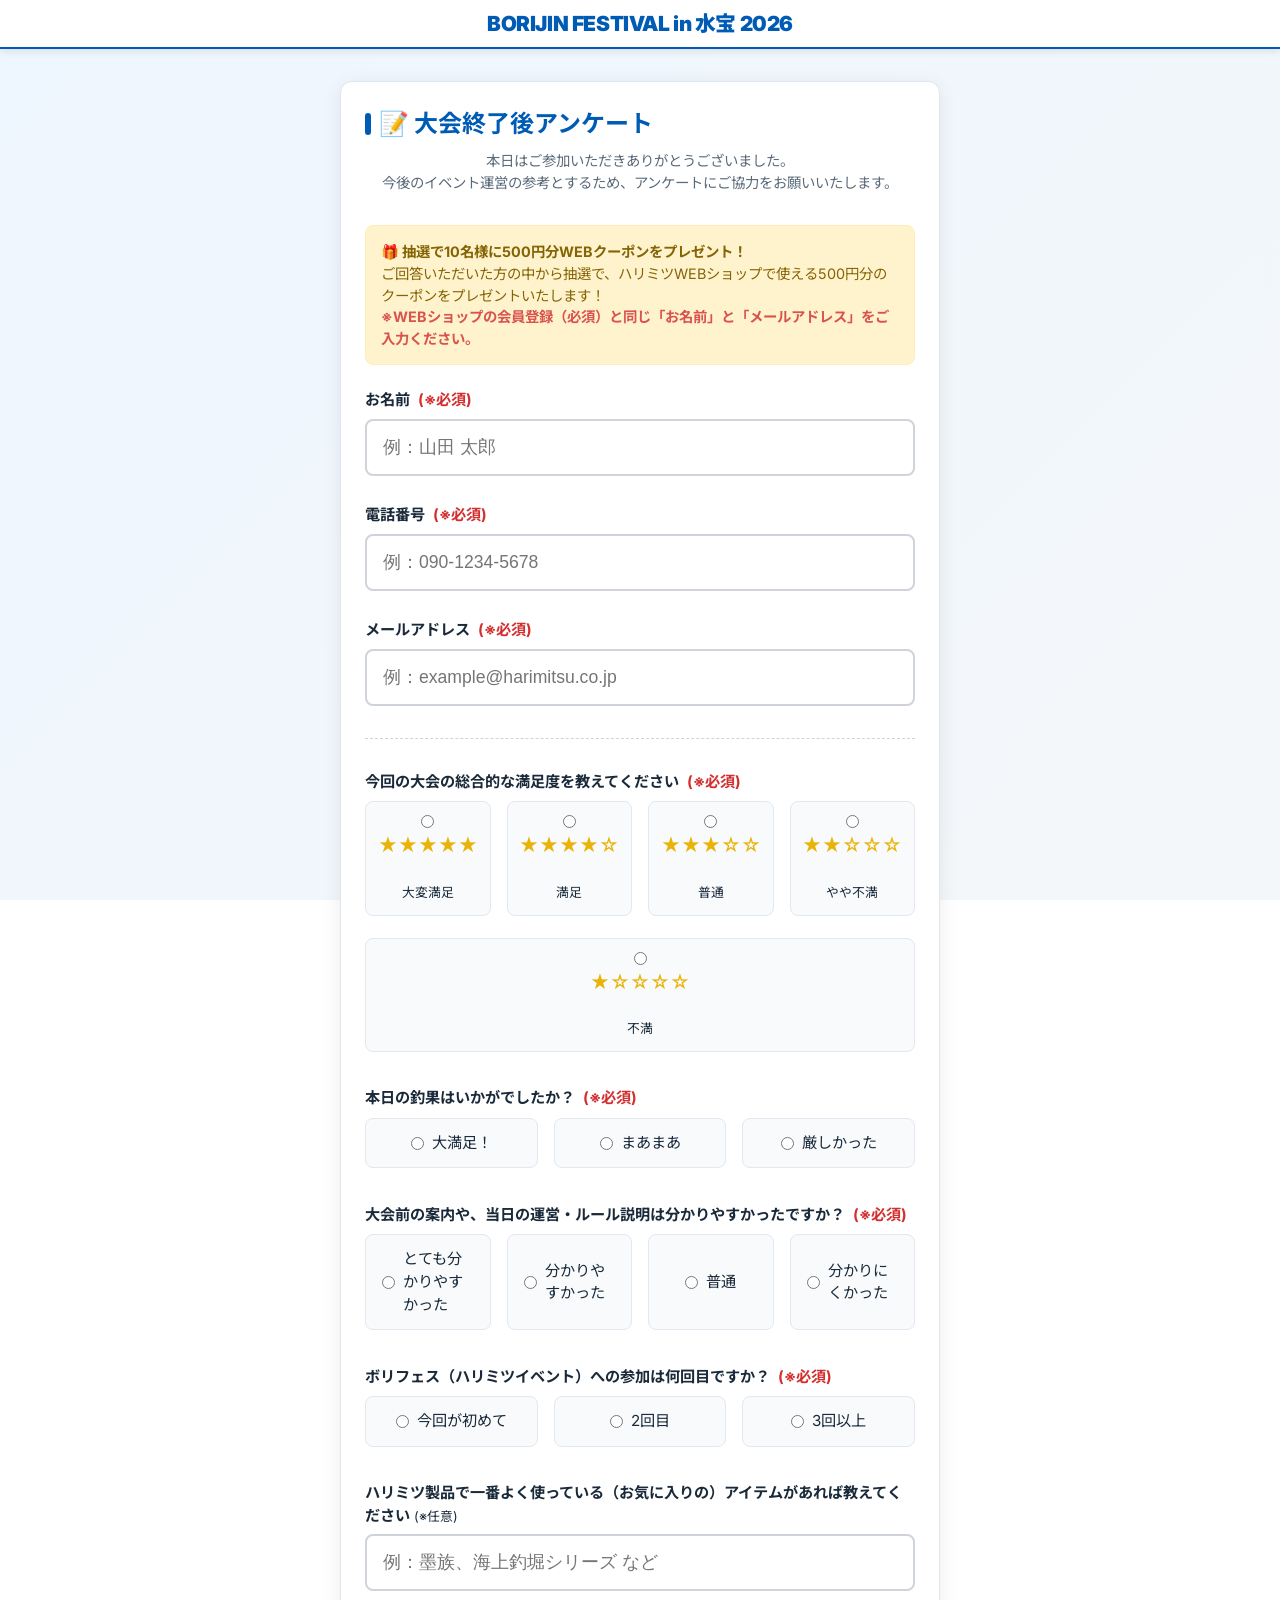
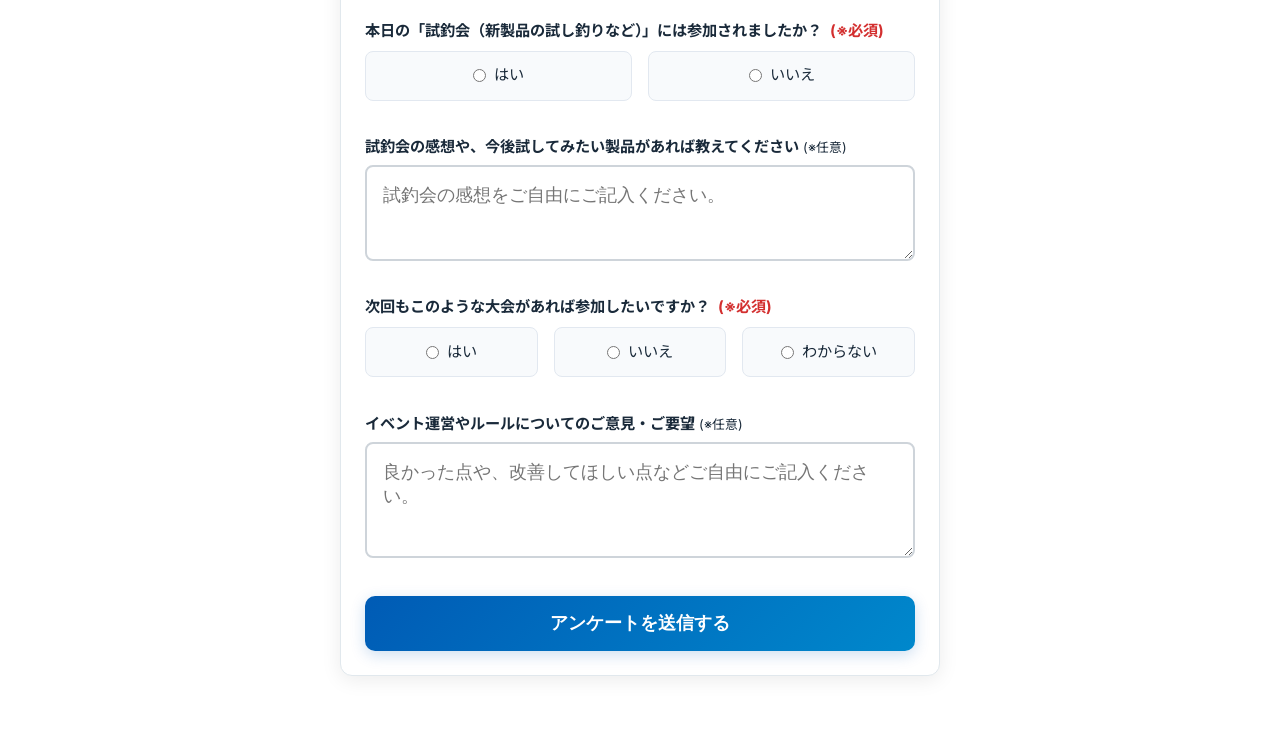
<file: survey.html>
<!DOCTYPE html>
<html lang="ja">
<head>
    <meta charset="UTF-8">
    <meta name="viewport" content="width=device-width, initial-scale=1.0">
    <title>大会終了後アンケート</title>
    <link rel="stylesheet" href="style.css">
    <link rel="preconnect" href="https://fonts.googleapis.com">
    <link rel="preconnect" href="https://fonts.gstatic.com" crossorigin>
    <link href="https://fonts.googleapis.com/css2?family=Inter:wght@400;600;700;800&family=Noto+Sans+JP:wght@400;700;900&display=swap" rel="stylesheet">
    <style>
        .survey-header {
            text-align: center;
            margin-bottom: 2rem;
        }
        .survey-header h2 {
            color: var(--primary-color);
            font-size: 1.5rem;
            margin-bottom: 0.5rem;
        }
        .survey-header p {
            color: var(--text-muted);
            font-size: 0.9rem;
        }
        .radio-group {
            display: flex;
            gap: 1rem;
            flex-wrap: wrap;
            margin-top: 0.5rem;
        }
        .radio-label {
            display: flex;
            align-items: center;
            gap: 0.5rem;
            font-weight: normal;
            cursor: pointer;
            background: #f8fafc;
            padding: 0.8rem 1rem;
            border-radius: 8px;
            border: 1px solid #e2e8f0;
            flex: 1;
            min-width: 120px;
            justify-content: center;
        }
        .radio-label:hover {
            background: #f1f5f9;
        }
        .radio-label input[type="radio"] {
            width: auto;
            margin: 0;
        }
    </style>
</head>
<body>
    <nav class="navbar">
        <div class="nav-container">
            <h1 id="app-title">BORIJIN FESTIVAL in 水宝 2026</h1>
        </div>
    </nav>

    <main class="container">
        <div class="card" style="max-width: 600px; margin: 0 auto;">
            <div class="survey-header">
                <h2>📝 大会終了後アンケート</h2>
                <p>本日はご参加いただきありがとうございました。<br>今後のイベント運営の参考とするため、アンケートにご協力をお願いいたします。</p>
            </div>

            <div id="loading-spinner" style="display: none; text-align: center; padding: 2rem;">
                <div class="spinner" style="border: 4px solid rgba(0, 91, 181, 0.1); border-top: 4px solid #005bb5; border-radius: 50%; width: 40px; height: 40px; animation: spin 1s linear infinite; margin: 0 auto;"></div>
                <p style="margin-top: 1rem; color: #5a6a7a; font-weight: bold;">送信中...</p>
            </div>

            <form id="survey-form">
                <div class="alert" style="background:#fff3cd; border:1px solid #ffeeba; color:#856404; padding:15px; border-radius:8px; margin-bottom:1.5rem; font-size:0.9rem; line-height:1.5;">
                    <strong>🎁 抽選で10名様に500円分WEBクーポンをプレゼント！</strong><br>
                    ご回答いただいた方の中から抽選で、ハリミツWEBショップで使える500円分のクーポンをプレゼントいたします！<br>
                    <span style="color:#d9534f; font-weight:bold;">※WEBショップの会員登録（必須）と同じ「お名前」と「メールアドレス」をご入力ください。</span>
                </div>

                <div class="form-group">
                    <label for="participant-name">お名前 <span class="required">(※必須)</span></label>
                    <input type="text" id="participant-name" required placeholder="例：山田 太郎">
                </div>
                
                <div class="form-group">
                    <label for="participant-tel">電話番号 <span class="required">(※必須)</span></label>
                    <input type="tel" id="participant-tel" required placeholder="例：090-1234-5678">
                </div>

                <div class="form-group">
                    <label for="participant-email">メールアドレス <span class="required">(※必須)</span></label>
                    <input type="email" id="participant-email" required placeholder="例：example@harimitsu.co.jp">
                </div>

                <hr style="margin: 2rem 0; border: none; border-top: 1px dashed #cbd5e1;">

                <div class="form-group">
                    <label>今回の大会の総合的な満足度を教えてください <span class="required">(※必須)</span></label>
                    <div class="radio-group">
                        <label class="radio-label" style="flex-direction:column; gap:0.2rem; font-size:0.8rem;"><input type="radio" name="satisfaction" value="5" required> <span style="color:#eab308; font-size:1.2rem;">★★★★★</span><br>大変満足</label>
                        <label class="radio-label" style="flex-direction:column; gap:0.2rem; font-size:0.8rem;"><input type="radio" name="satisfaction" value="4"> <span style="color:#eab308; font-size:1.2rem;">★★★★☆</span><br>満足</label>
                        <label class="radio-label" style="flex-direction:column; gap:0.2rem; font-size:0.8rem;"><input type="radio" name="satisfaction" value="3"> <span style="color:#eab308; font-size:1.2rem;">★★★☆☆</span><br>普通</label>
                        <label class="radio-label" style="flex-direction:column; gap:0.2rem; font-size:0.8rem;"><input type="radio" name="satisfaction" value="2"> <span style="color:#eab308; font-size:1.2rem;">★★☆☆☆</span><br>やや不満</label>
                        <label class="radio-label" style="flex-direction:column; gap:0.2rem; font-size:0.8rem;"><input type="radio" name="satisfaction" value="1"> <span style="color:#eab308; font-size:1.2rem;">★☆☆☆☆</span><br>不満</label>
                    </div>
                </div>
                
                <div class="form-group">
                    <label>本日の釣果はいかがでしたか？ <span class="required">(※必須)</span></label>
                    <div class="radio-group">
                        <label class="radio-label"><input type="radio" name="catch-result" value="大満足" required> 大満足！</label>
                        <label class="radio-label"><input type="radio" name="catch-result" value="まあまあ"> まあまあ</label>
                        <label class="radio-label"><input type="radio" name="catch-result" value="厳しかった"> 厳しかった</label>
                    </div>
                </div>

                <div class="form-group">
                    <label>大会前の案内や、当日の運営・ルール説明は分かりやすかったですか？ <span class="required">(※必須)</span></label>
                    <div class="radio-group">
                        <label class="radio-label"><input type="radio" name="operations-score" value="とても分かりやすかった" required> とても分かりやすかった</label>
                        <label class="radio-label"><input type="radio" name="operations-score" value="分かりやすかった"> 分かりやすかった</label>
                        <label class="radio-label"><input type="radio" name="operations-score" value="普通"> 普通</label>
                        <label class="radio-label"><input type="radio" name="operations-score" value="分かりにくかった"> 分かりにくかった</label>
                    </div>
                </div>

                <div class="form-group">
                    <label>ボリフェス（ハリミツイベント）への参加は何回目ですか？ <span class="required">(※必須)</span></label>
                    <div class="radio-group">
                        <label class="radio-label"><input type="radio" name="participation-count" value="今回が初めて" required> 今回が初めて</label>
                        <label class="radio-label"><input type="radio" name="participation-count" value="2回目"> 2回目</label>
                        <label class="radio-label"><input type="radio" name="participation-count" value="3回以上"> 3回以上</label>
                    </div>
                </div>

                <div class="form-group">
                    <label for="favorite-product">ハリミツ製品で一番よく使っている（お気に入りの）アイテムがあれば教えてください <span class="text-muted" style="font-size: 0.8rem; font-weight: normal;">(※任意)</span></label>
                    <input type="text" id="favorite-product" placeholder="例：墨族、海上釣堀シリーズ など">
                </div>

                <div class="form-group">
                    <label>本日の「試釣会（新製品の試し釣りなど）」には参加されましたか？ <span class="required">(※必須)</span></label>
                    <div class="radio-group">
                        <label class="radio-label"><input type="radio" name="test-event" value="はい" required> はい</label>
                        <label class="radio-label"><input type="radio" name="test-event" value="いいえ"> いいえ</label>
                    </div>
                </div>

                <div class="form-group">
                    <label for="test-event-comments">試釣会の感想や、今後試してみたい製品があれば教えてください <span class="text-muted" style="font-size: 0.8rem; font-weight: normal;">(※任意)</span></label>
                    <textarea id="test-event-comments" rows="3" placeholder="試釣会の感想をご自由にご記入ください。"></textarea>
                </div>

                <div class="form-group">
                    <label>次回もこのような大会があれば参加したいですか？ <span class="required">(※必須)</span></label>
                    <div class="radio-group">
                        <label class="radio-label"><input type="radio" name="next-time" value="はい" required> はい</label>
                        <label class="radio-label"><input type="radio" name="next-time" value="いいえ"> いいえ</label>
                        <label class="radio-label"><input type="radio" name="next-time" value="わからない"> わからない</label>
                    </div>
                </div>

                <div class="form-group">
                    <label for="comments">イベント運営やルールについてのご意見・ご要望 <span class="text-muted" style="font-size: 0.8rem; font-weight: normal;">(※任意)</span></label>
                    <textarea id="comments" rows="4" placeholder="良かった点や、改善してほしい点などご自由にご記入ください。"></textarea>
                </div>

                <div class="form-actions" style="margin-top: 2rem;">
                    <button type="submit" class="btn-primary btn-large w-100" style="width: 100%;">アンケートを送信する</button>
                </div>
            </form>
        </div>
    </main>
    
    <script>
        const GAS_WEB_APP_URL = "https://script.google.com/macros/s/AKfycbykDT-XvGhrZCQcCp_gCxZAToW3X4s_g_BPX7LBO4E-A84vUY0VE3nlqehITFOfp9f9/exec";

        document.getElementById('survey-form').addEventListener('submit', async function(e) {
            e.preventDefault();
            
            const participantName = document.getElementById('participant-name').value;
            const participantTel = document.getElementById('participant-tel').value;
            const participantEmail = document.getElementById('participant-email').value;
            
            const satisfaction = document.querySelector('input[name="satisfaction"]:checked')?.value || '';
            const catchResult = document.querySelector('input[name="catch-result"]:checked')?.value || '';
            const operationsScore = document.querySelector('input[name="operations-score"]:checked')?.value || '';
            const participationCount = document.querySelector('input[name="participation-count"]:checked')?.value || '';
            const favoriteProduct = document.getElementById('favorite-product').value;
            const testEventParticipation = document.querySelector('input[name="test-event"]:checked')?.value || '';
            const testEventComments = document.getElementById('test-event-comments').value;
            const nextTime = document.querySelector('input[name="next-time"]:checked')?.value || '';
            const comments = document.getElementById('comments').value;
            
            const payload = {
                action: 'submit_survey',
                data: { 
                    participantName, participantTel, participantEmail, 
                    catchResult, satisfaction, operationsScore, participationCount,
                    favoriteProduct, testEventParticipation, testEventComments,
                    nextTime, comments 
                }
            };

            const form = document.getElementById('survey-form');
            const spinner = document.getElementById('loading-spinner');
            const submitBtn = form.querySelector('button[type="submit"]');
            
            submitBtn.disabled = true;
            form.style.display = 'none';
            spinner.style.display = 'block';

            try {
                const response = await fetch(GAS_WEB_APP_URL, {
                    method: 'POST',
                    mode: 'no-cors',
                    headers: { 'Content-Type': 'text/plain' },
                    body: JSON.stringify(payload)
                });
                
                alert('アンケートにご協力いただき、誠にありがとうございました！');
                form.reset();
            } catch (err) {
                console.error(err);
                alert('送信に失敗しました。時間をおいて再度お試しください。');
            } finally {
                submitBtn.disabled = false;
                form.style.display = 'block';
                spinner.style.display = 'none';
            }
        });
    </script>
</body>
</html>
</file>
<file: fishing-results-app/style.css>
:root {
    --primary-color: #0284c7; /* Ocean Blue */
    --primary-light: #38bdf8; /* Sky Blue */
    --accent-color: #f59e0b;  /* Golden Amber */
    --bg-gradient: linear-gradient(135deg, #f0f9ff 0%, #e0f2fe 100%);
    --card-bg: rgba(255, 255, 255, 0.85);
    --card-border: rgba(255, 255, 255, 0.6);
    --text-white: #0f172a;    /* Dark slate for high contrast */
    --text-muted: #64748b;
    --success: #059669;
    --danger: #e11d48;
    --glass-blur: blur(16px);
    --shadow-sm: 0 4px 6px -1px rgba(2, 132, 199, 0.05), 0 2px 4px -2px rgba(2, 132, 199, 0.05);
    --shadow-md: 0 10px 25px -5px rgba(2, 132, 199, 0.1), 0 8px 10px -6px rgba(2, 132, 199, 0.05);
    --shadow-lg: 0 20px 25px -5px rgba(2, 132, 199, 0.1), 0 8px 10px -6px rgba(2, 132, 199, 0.05);
}

* {
    box-sizing: border-box;
    margin: 0;
    padding: 0;
    -webkit-tap-highlight-color: transparent;
}

body {
    font-family: 'Outfit', 'Inter', 'Noto Sans JP', sans-serif;
    background: var(--bg-gradient);
    background-attachment: fixed;
    color: var(--text-white);
    line-height: 1.5;
    min-height: 100vh;
}

#app-container {
    height: 100%;
    display: flex;
    flex-direction: column;
}

/* Views */
.view {
    flex: 1;
    display: flex;
    flex-direction: column;
    padding: 1.5rem;
    animation: fadeIn 0.3s ease-out;
}

.view.hidden {
    display: none;
}

@keyframes fadeIn {
    from { opacity: 0; transform: translateY(10px); }
    to { opacity: 1; transform: translateY(0); }
}

/* Glass Card */
.glass-card {
    background: var(--card-bg);
    backdrop-filter: var(--glass-blur);
    -webkit-backdrop-filter: var(--glass-blur);
    border: 1px solid var(--card-border);
    border-radius: 20px;
    box-shadow: var(--shadow-md);
    transition: transform 0.2s cubic-bezier(0.4, 0, 0.2, 1), box-shadow 0.2s cubic-bezier(0.4, 0, 0.2, 1);
}

.glass-card:hover {
    box-shadow: var(--shadow-lg);
}

/* Auth View */
#auth-view {
    justify-content: center;
    align-items: center;
}

.auth-card {
    width: 100%;
    max-width: 400px;
    padding: 2.5rem;
    text-align: center;
}

.auth-header .logo {
    font-size: 4rem;
    margin-bottom: 1rem;
}

.auth-header h1 {
    font-size: 1.75rem;
    font-weight: 900;
    margin-bottom: 0.5rem;
    background: linear-gradient(to right, #60a5fa, #a855f7);
    -webkit-background-clip: text;
    -webkit-text-fill-color: transparent;
}

.auth-header p {
    color: var(--text-muted);
    font-size: 0.9rem;
    margin-bottom: 2rem;
}

.form-group {
    text-align: left;
    margin-bottom: 1.5rem;
}

.form-group label {
    display: block;
    font-size: 0.85rem;
    font-weight: 600;
    margin-bottom: 0.5rem;
    color: var(--text-muted);
}

input[type="tel"], input[type="number"], input[type="text"], select {
    width: 100%;
    background: white;
    border: 2px solid #cbd5e1;
    border-radius: 12px;
    padding: 1rem;
    color: var(--text-white);
    font-size: 1.25rem;
    text-align: center;
    outline: none;
    transition: all 0.2s;
}

#ikesu-passcode {
    letter-spacing: 0.5rem;
}

input:focus {
    border-color: var(--primary-light);
}

.error-message {
    color: var(--danger);
    font-size: 0.85rem;
    margin-bottom: 1rem;
}

.hidden { display: none !important; }

/* Main View Header */
.app-header {
    display: flex;
    justify-content: space-between;
    align-items: center;
    padding: 1rem 0;
    margin-bottom: 1rem;
    gap: 0.5rem;
}

.header-right {
    display: flex;
    gap: 0.5rem;
}

.pond-badge {
    background: var(--primary-color);
    color: #ffffff;
    padding: 0.4rem 1.2rem;
    border-radius: 8px;
    font-size: 1.2rem;
    font-weight: 900;
    margin-bottom: 0.25rem;
    display: inline-block;
}

#app-title {
    font-size: 1.25rem;
    font-weight: 900;
}

/* Participant List */
.scroll-area {
    flex: 1;
    overflow-y: auto;
    padding-bottom: 1rem;
}

.participant-grid {
    display: grid;
    grid-template-columns: 1fr;
    gap: 1rem;
}

.participant-card {
    background: var(--card-bg);
    border: 1px solid var(--card-border);
    border-radius: 12px;
    padding: 0.6rem 0.8rem;
    display: flex;
    justify-content: space-between;
    align-items: center;
    cursor: pointer;
    transition: transform 0.1s, background 0.2s;
}

.participant-card:active {
    transform: scale(0.98);
    background: rgba(255, 255, 255, 0.15);
}

.p-info .p-name {
    font-size: 1.1rem;
    font-weight: 700;
    margin-bottom: 0.25rem;
}

.p-info .p-group {
    font-size: 0.8rem;
    color: var(--text-muted);
}

.p-scores-row {
    display: flex;
    align-items: center;
    gap: 0.5rem;
}

.p-input-group {
    display: flex;
    gap: 0.4rem;
    align-items: center;
}

.inline-input {
    width: 70px !important;
    padding: 0.5rem !important;
    font-size: 1.1rem !important;
    letter-spacing: 0 !important;
    height: 40px;
    border-radius: 8px !important;
}

.btn-check {
    background: #f1f5f9;
    border: 1px solid var(--card-border);
    color: #94a3b8;
    padding: 0.5rem 0.75rem;
    border-radius: 8px;
    font-size: 0.8rem;
    font-weight: 800;
    cursor: pointer;
    transition: all 0.2s;
    white-space: nowrap;
}

.btn-check.checked {
    background: #dcfce7;
    border-color: #4ade80;
    color: #166534;
}

.participant-card.checked {
    background: #f8fafc;
    border-left: 6px solid #4ade80;
}

.score-badge.total { 
    background: #f1f5f9; 
    color: #0f172a; 
    border: 1px solid #e2e8f0;
    width: 60px;
    text-align: center;
    display: flex;
    justify-content: center;
}

.score-badge {
    padding: 0.4rem 0.8rem;
    border-radius: 10px;
    font-size: 0.85rem;
    font-weight: 800;
}

.score-badge.red { background: #fee2e2; color: #991b1b; border: 1px solid #fecaca; }
.score-badge.blue { background: #dbeafe; color: #1e40af; border: 1px solid #bfdbfe; }
.score-badge.total { background: #f1f5f9; color: #0f172a; border: 1px solid #e2e8f0; }

/* Footer */
.app-footer {
    background: white;
    backdrop-filter: var(--glass-blur);
    padding: 1.5rem;
    margin: 0 -1.5rem -1.5rem -1.5rem;
    display: flex;
    justify-content: space-between;
    align-items: center;
    border-top: 1px solid var(--card-border);
    box-shadow: 0 -4px 12px rgba(0,0,0,0.05);
}

.stat-item {
    display: flex;
    flex-direction: column;
}

.stat-label {
    font-size: 0.75rem;
    color: var(--text-muted);
    font-weight: 600;
}

.stat-value {
    font-size: 1.5rem;
    font-weight: 900;
    color: var(--accent-color);
}

.stat-unit {
    font-size: 0.85rem;
    margin-left: 2px;
}

/* Buttons */
.btn-primary {
    background: linear-gradient(135deg, var(--primary-color), #0ea5e9);
    border: none;
    border-radius: 12px;
    color: white;
    font-weight: 800;
    font-size: 1.1rem;
    white-space: nowrap;
    padding: 1rem 1.5rem;
    cursor: pointer;
    box-shadow: 0 4px 12px rgba(2, 132, 199, 0.25);
    transition: all 0.2s cubic-bezier(0.4, 0, 0.2, 1);
    position: relative;
    overflow: hidden;
}

.btn-primary::after {
    content: '';
    position: absolute;
    top: 0; left: 0; right: 0; bottom: 0;
    background: linear-gradient(135deg, rgba(255,255,255,0.2) 0%, transparent 100%);
    pointer-events: none;
}

.btn-primary:hover {
    transform: translateY(-2px);
    box-shadow: 0 6px 16px rgba(2, 132, 199, 0.3);
}

.btn-primary:active {
    transform: translateY(1px);
    box-shadow: 0 2px 8px rgba(2, 132, 199, 0.2);
}

.btn-small {
    padding: 0.5rem 1rem;
    font-size: 0.85rem;
    border-radius: 10px;
}

.btn-input-action {
    background: linear-gradient(to right, #059669, #10b981);
    box-shadow: 0 4px 10px rgba(16, 185, 129, 0.2);
}

.btn-large {
    width: 100%;
    font-size: 1.1rem;
    padding: 1.25rem;
}

.btn-outline {
    background: transparent;
    border: 2px solid var(--primary-light);
    color: var(--primary-color);
    font-weight: 700;
    cursor: pointer;
    transition: all 0.2s cubic-bezier(0.4, 0, 0.2, 1);
}

.btn-outline:hover {
    background: #f0f9ff;
    transform: translateY(-2px);
    box-shadow: 0 4px 12px rgba(2, 132, 199, 0.1);
}

.btn-outline:active {
    transform: translateY(0);
}

.btn-icon-text {
    background: white;
    border: 2px solid #cbd5e1;
    padding: 0.4rem 0.8rem;
    border-radius: 8px;
    color: #475569;
    font-size: 0.85rem;
    font-weight: 700;
    cursor: pointer;
    box-shadow: 0 2px 4px rgba(0,0,0,0.05);
}

/* Modals */
.modal {
    position: fixed;
    top: 0;
    left: 0;
    width: 100%;
    height: 100%;
    background: rgba(0, 0, 0, 0.6);
    display: flex;
    justify-content: center;
    align-items: center;
    padding: 1rem;
    z-index: 1000;
}

.modal-content {
    width: 100%;
    max-width: 500px;
    padding: 2rem;
    border-radius: 24px;
    animation: zoomIn 0.3s cubic-bezier(0.16, 1, 0.3, 1);
}

@keyframes zoomIn {
    from { opacity: 0; transform: scale(0.95); }
    to { opacity: 1; transform: scale(1); }
}

.modal-header {
    display: flex;
    justify-content: space-between;
    align-items: center;
    margin-bottom: 2rem;
}

.close-btn {
    background: transparent;
    border: none;
    color: var(--text-muted);
    font-size: 1.5rem;
    cursor: pointer;
}

.counter-group {
    display: grid;
    gap: 1.25rem;
    margin-bottom: 2rem;
}

.modal-actions {
    display: flex;
    gap: 1rem;
    margin-top: 1rem;
}

.counter-item {
    padding: 1rem;
    border-radius: 16px;
    background: #f8fafc;
    border: 1px solid #e2e8f0;
}

.counter-item label {
    display: block;
    font-size: 0.9rem;
    font-weight: 700;
    margin-bottom: 1rem;
}

.counter-controls {
    display: flex;
    gap: 1rem;
    align-items: center;
}

.counter-controls button {
    flex: 1;
    height: 3.5rem;
    border-radius: 12px;
    border: 1px solid #cbd5e1;
    background: white;
    color: var(--text-white);
    font-size: 1.5rem;
    font-weight: 700;
    cursor: pointer;
    transition: all 0.2s;
}

.counter-controls input {
    width: 80px;
    letter-spacing: 0;
    padding: 0.5rem;
}

/* Spinner */
.spinner {
    width: 40px;
    height: 40px;
    border: 4px solid rgba(255, 255, 255, 0.1);
    border-top-color: var(--primary-light);
    border-radius: 50%;
    animation: spin 1s linear infinite;
    margin-bottom: 1rem;
}

@keyframes spin {
    to { transform: rotate(360deg); }
}

.overlay {
    position: fixed;
    top: 0;
    left: 0;
    width: 100%;
    height: 100%;
    background: var(--bg-gradient);
    display: flex;
    flex-direction: column;
    justify-content: center;
    align-items: center;
    z-index: 2000;
    opacity: 0.9;
}

/* Toast */
#toast-container {
    position: fixed;
    bottom: 6rem;
    left: 50%;
    transform: translateX(-50%);
    z-index: 3000;
}

.toast {
    background: rgba(15, 23, 42, 0.9);
    backdrop-filter: var(--glass-blur);
    padding: 0.75rem 1.5rem;
    border-radius: 50px;
    border: 1px solid var(--card-border);
    color: white;
    margin-bottom: 0.5rem;
    font-size: 0.9rem;
    font-weight: 600;
    animation: toastIn 0.3s ease-out;
}

@keyframes toastIn {
    from { opacity: 0; transform: translateY(20px); }
    to { opacity: 1; transform: translateY(0); }
}
/* Admin View Styles */
.stats-grid {
    display: grid;
    grid-template-columns: repeat(3, 1fr);
    gap: 0.75rem;
    margin-bottom: 2rem;
}

.stat-card {
    background: var(--card-bg);
    border: 1px solid var(--card-border);
    padding: 1rem;
    border-radius: 16px;
    text-align: center;
}

.stat-card label {
    display: block;
    font-size: 0.7rem;
    color: var(--text-muted);
    margin-bottom: 0.5rem;
}

.stat-card .value {
    font-size: 1.25rem;
    font-weight: 900;
}

.stat-card .value span {
    font-size: 0.7rem;
    margin-left: 2px;
}

.admin-stats {
    display: grid;
    grid-template-columns: repeat(3, 1fr);
    gap: 1rem;
    margin-bottom: 1.5rem;
    padding: 1rem 1rem;
    background: white;
}

.stat-item {
    text-align: center;
    position: relative;
}

.stat-item:not(:last-child)::after {
    content: '';
    position: absolute;
    right: -0.75rem;
    top: 10%;
    height: 80%;
    width: 1px;
    background: linear-gradient(to bottom, transparent, #e2e8f0, transparent);
}

.stat-item label {
    display: block;
    font-size: 0.85rem;
    font-weight: 700;
    color: #64748b;
    margin-bottom: 0.25rem;
    letter-spacing: 0.05em;
}

.stat-value {
    font-size: 2.2rem;
    font-weight: 900;
    color: var(--primary-color);
    line-height: 1;
    font-family: 'Outfit', sans-serif;
    text-shadow: 1px 1px 0 rgba(255,255,255,1);
}

.stat-value span {
    font-size: 1.1rem;
    margin-left: 0.25rem;
    color: #475569;
    font-weight: 700;
}

.ikesu-summary-list {
    display: grid;
    gap: 0.5rem;
}

.ikesu-summary-card {
    background: white;
    border: 1px solid #e2e8f0;
    border-radius: 12px;
    padding: 0.75rem 1.25rem;
    display: flex;
    justify-content: space-between;
    align-items: center;
    cursor: pointer;
    transition: all 0.25s cubic-bezier(0.4, 0, 0.2, 1);
    box-shadow: var(--shadow-sm);
    border-left: 6px solid #cbd5e1;
}

.ikesu-summary-card.checked {
    border-left-color: #10b981;
    background: #f0fdf4;
    border-color: #bbf7d0;
}

.ikesu-summary-card.has-catch {
    border-left-color: #f59e0b; /* Amber */
    background: #fffbeb;
    border-color: #fde68a;
}

.ikesu-summary-card.unentered {
    border-left-color: #ef4444; /* Red */
    background: #fff1f2;
    border-color: #fecdd3;
}

.ikesu-summary-card:hover {
    transform: translateY(-3px) scale(1.01);
    box-shadow: var(--shadow-md);
    border-color: #cbd5e1;
}

.ikesu-summary-card:active {
    transform: translateY(0) scale(0.99);
}

.ik-info .ik-name {
    display: block;
    font-size: 1.1rem;
    font-weight: 700;
}

.ik-info .ik-details {
    font-size: 0.85rem;
    color: var(--text-muted);
}

.ik-pts {
    font-size: 1.4rem;
    font-weight: 900;
    color: var(--accent-color);
}

.pond-badge.admin {
    background: #7c3aed; /* Purple for admin */
    color: white;
}

select {
    width: 100%;
    background: white;
    border: 2px solid #cbd5e1;
    border-radius: 12px;
    padding: 1rem;
    color: var(--text-white);
    font-size: 1rem;
    outline: none;
    appearance: none;
}
</file>
<file: style.css>
:root {
    --primary-color: #005bb5;
    --secondary-color: #0088cc;
    --accent-color: #e67e22;
    --bg-color: #f4f7f9;
    --card-bg: #ffffff;
    --card-shadow: 0 4px 20px rgba(0, 0, 0, 0.08);
    --text-color: #1a2a3a;
    --text-muted: #5a6a7a;
    --error-color: #d32f2f;
    --success-color: #2e7d32;
    --warning-color: #ed6c02;
    --border-color: #ced4da;
    --input-focus: #005bb5;
    
    /* Category Colors - Premium Palette (v8.0.4) */
    --color-ippan: #0984e3;
    --color-mintsuri: #6c5ce7;
    --color-suiho: #00b894;
    --color-harimitsu: #e17055;
}

/* Sync Status Indicator (v8.6.0) */
.sync-status-indicator {
    position: fixed;
    bottom: 20px;
    right: 20px;
    background: rgba(255, 255, 255, 0.9);
    backdrop-filter: blur(8px);
    padding: 8px 16px;
    border-radius: 30px;
    box-shadow: 0 4px 15px rgba(0,0,0,0.1);
    display: flex;
    align-items: center;
    gap: 10px;
    z-index: 9999;
    font-size: 0.85rem;
    font-weight: 800;
    color: #475569;
    border: 1px solid rgba(226, 232, 240, 0.8);
    transition: all 0.3s ease;
}

.sync-dot {
    width: 10px;
    height: 10px;
    background: #22c55e;
    border-radius: 50%;
    display: inline-block;
}

.sync-dot.syncing {
    background: #3b82f6;
    animation: pulse-sync 1.5s infinite;
}

@keyframes pulse-sync {
    0% { opacity: 1; transform: scale(1); }
    50% { opacity: 0.5; transform: scale(1.2); }
    100% { opacity: 1; transform: scale(1); }
}

/* Change Log Styles (v8.6.0) */
.log-container {
    max-height: 500px;
    overflow-y: auto;
    padding: 0.5rem;
}

.log-item {
    background: white;
    border-left: 4px solid #cbd5e1;
    padding: 1rem;
    margin-bottom: 0.75rem;
    border-radius: 0 8px 8px 0;
    box-shadow: 0 2px 5px rgba(0,0,0,0.03);
    font-size: 0.95rem;
    display: flex;
    flex-direction: column;
    gap: 0.4rem;
}

.log-item.log-new { border-left-color: #22c55e; }
.log-item.log-edit { border-left-color: #3b82f6; }
.log-item.log-delete { border-left-color: #ef4444; }

.log-header {
    display: flex;
    justify-content: space-between;
    align-items: center;
}

.log-time {
    font-size: 0.8rem;
    color: #94a3b8;
}

.log-badge {
    font-size: 0.7rem;
    padding: 2px 6px;
    border-radius: 4px;
    font-weight: bold;
    text-transform: uppercase;
}

.log-badge-new { background: #dcfce7; color: #166534; }
.log-badge-edit { background: #dbeafe; color: #1e40af; }
.log-badge-delete { background: #fee2e2; color: #991b1b; }

.log-content {
    color: #475569;
}

.log-group {
    font-weight: bold;
    color: var(--primary-color);
}

/* Spinner & Loading (v8.5.34) */
.spinner {
    width: 50px;
    height: 50px;
    border: 5px solid rgba(0, 91, 181, 0.1);
    border-top: 5px solid var(--primary-color);
    border-radius: 50%;
    margin: 0 auto;
    animation: spin 1s linear infinite;
}

@keyframes spin {
    0% { transform: rotate(0deg); }
    100% { transform: rotate(360deg); }
}

.hidden {
    display: none !important;
}

* {
    box-sizing: border-box;
    margin: 0;
    padding: 0;
}

body {
    font-family: 'Inter', 'Noto Sans JP', sans-serif;
    background-color: var(--bg-color);
    background: linear-gradient(135deg, #eef6ff 0%, #f4f7f9 100%) fixed;
    color: var(--text-color);
    line-height: 1.5;
    min-height: 100vh;
    position: relative;
    -webkit-font-smoothing: antialiased;
}
.container {
    max-width: 1100px;
    margin: 2rem auto;
    padding: 0 1rem;
    transition: max-width 0.3s ease; /* Smooth transition when widening */
}


.container.view-wide {
    max-width: 98%; /* Use almost full screen width for dashboard/reception */
    width: 1800px;  /* But cap it for extremely wide screens to stay usable */
}


/* Navbar - Slimmed down and simplified */
.navbar {
    background: #ffffff;
    border-bottom: 2px solid var(--primary-color);
    padding: 0.5rem 0;
    /* Reduced height */
    position: sticky;
    top: 0;
    z-index: 1000;
    box-shadow: 0 2px 8px rgba(0, 0, 0, 0.1);
}

.nav-container {
    max-width: 1100px;
    margin: 0 auto;
    display: flex;
    justify-content: center;
    align-items: center;
    padding: 0 1rem;
    transition: max-width 0.3s ease;
}

.container.view-wide .nav-container,
.view-wide .nav-container {
    max-width: 1450px;
}

#app-title {
    font-size: 1.3rem;
    font-weight: 900;
    color: var(--primary-color);
    text-align: center;
    cursor: pointer;
    user-select: none;
    letter-spacing: -0.02em;
    touch-action: manipulation;
}

.version-badge {
    font-size: 0.7rem;
    padding: 2px 10px;
    background: #f0f7ff; /* Light GitHub-style blue */
    color: #0366d6;      /* Authentic GitHub link/label blue */
    border: 1px solid #c8e1ff;
    border-radius: 20px;
    margin-left: 12px;
    font-weight: 700;
    display: inline-block;
    vertical-align: middle;
    box-shadow: inset 0 0 0 1px rgba(0,0,0,0.05);
    font-family: 'Inter', sans-serif;
}



.nav-links {
    display: none;
    /* Hide top nav links for standard users as requested */
}

/* Admin Toolbar - Professional Overlay */
.admin-toolbar {
    position: fixed;
    bottom: 0px;
    left: 0;
    right: 0;
    background: rgba(255, 255, 255, 0.95);
    backdrop-filter: blur(10px);
    border-top: 1px solid #e1e8ed;
    padding: 0.75rem 0.5rem;
    padding-bottom: max(0.75rem, env(safe-area-inset-bottom));
    z-index: 5000;
    box-shadow: 0 -4px 15px rgba(0, 0, 0, 0.05);
}

.admin-toolbar .toolbar-content {
    max-width: 1100px;
    margin: 0 auto;
    display: flex;
    justify-content: center;
    padding: 0;
    gap: 0.4rem;
    transition: max-width 0.3s ease;
}

.view-wide .admin-toolbar .toolbar-content {
    max-width: 1450px;
}

.btn-toolbar {
    flex: 1;
    padding: 0.6rem;
    border: none;
    border-radius: 8px;
    background: #f1f5f9;
    color: #64748b;
    font-weight: 700;
    font-size: 0.85rem;
    cursor: pointer;
    transition: all 0.2s;
}

.btn-toolbar.active {
    background: var(--primary-color);
    color: white;
}

.btn-toolbar.logout {
    color: var(--error-color);
    background: rgba(231, 76, 60, 0.05);
}

/* Version Display logic */
body {
    padding-bottom: 30px; /* Minimal default padding */
}

body.view-dashboard-view,
body.view-reception-view {
    padding-bottom: 80px; /* Leave room for admin toolbar */
}

/* Views & Overlays */
.view {
    display: none;
    animation: fadeIn 0.4s ease;
}

.view.active {
    display: block;
}

.timeframe-overlay {
    position: absolute;
    top: 0;
    left: 0;
    right: 0;
    bottom: 0;
    background: rgba(240, 244, 248, 0.95);
    z-index: 500;
    display: flex;
    align-items: center;
    justify-content: center;
    backdrop-filter: blur(5px);
}

.timeframe-message {
    background: white;
    padding: 3rem;
    border-radius: 16px;
    text-align: center;
    box-shadow: 0 10px 30px rgba(0, 0, 0, 0.1);
    border-top: 5px solid var(--primary-color);
}

.timeframe-message h2 {
    font-size: 2rem;
    color: var(--text-color);
    margin-bottom: 1rem;
}

.modal {
    position: fixed;
    top: 0;
    left: 0;
    right: 0;
    bottom: 0;
    background: rgba(15, 23, 42, 0.4);
    backdrop-filter: blur(8px);
    z-index: 5000;
    display: flex;
    align-items: flex-start;
    justify-content: center;
    overflow-y: auto;
    padding: 2rem 1rem;
    animation: fadeIn 0.3s ease;
}

.modal-content {
    background: white;
    padding: 2.5rem;
    border-radius: 20px;
    box-shadow: 0 25px 50px -12px rgba(0, 0, 0, 0.25);
    max-width: 450px;
    width: 90%;
    position: relative;
}

@keyframes fadeIn {
    from {
        opacity: 0;
        transform: translateY(10px);
    }

    to {
        opacity: 1;
        transform: translateY(0);
    }
}

/* Cards - Section Styling */
.card {
    background: var(--card-bg);
    border-radius: 12px;
    padding: 1.5rem;
    box-shadow: var(--card-shadow);
    border: 1px solid #e1e8ed;
    margin-bottom: 1.5rem;
}

.card-header {
    border-bottom: 1px solid #f0f4f8;
    padding-bottom: 0.8rem;
    margin-bottom: 1rem;
}

.card h2 {
    font-size: 1.4rem;
    color: var(--text-color);
    display: flex;
    align-items: center;
    gap: 0.5rem;
    white-space: nowrap; /* Prevents vertical wrapping (v7.6.1) */
}

/* Base Badge Style - v8.1.32 (Restored) */
.badge {
    display: inline-block;
    padding: 0.2rem 0.6rem;
    font-size: 0.85rem;
    font-weight: 800;
    line-height: 1.4;
    text-align: center;
    white-space: nowrap;
    vertical-align: middle;
    border-radius: 6px;
    margin-right: 2px;
    box-shadow: 0 2px 4px rgba(0,0,0,0.1); /* Subtle depth (v8.1.35) */
    overflow: visible; /* Ensure content isn't clipped */
}

.source-label {
    display: flex;
    align-items: center;
    gap: 0.5rem;
    white-space: nowrap; 
    max-width: 100%;
}

.card h2::before {
    content: "";
    width: 6px;
    height: 1.4rem;
    background: var(--primary-color);
    border-radius: 3px;
}

.section-title {
    font-size: 1.25rem;
    font-weight: 800;
    color: var(--primary-color);
    margin: 1.5rem 0 1rem 0; /* Reduced from 3.5rem top margin (v7.3.3) */
    padding: 0.6rem 1.2rem;
    background: #f0f7ff;
    border-radius: 8px;
    border-left: 5px solid var(--primary-color);
}

.form-section-card {
    background: white;
    padding: 2rem;
    border-radius: 16px;
    margin-bottom: 2rem;
    border: 2px solid #e1e8ed;
    box-shadow: 0 4px 12px rgba(0, 0, 0, 0.03);
}

.form-section-card .form-group:last-child {
    margin-bottom: 0;
}

/* Form Elements - High Contrast & Large Targets */
.form-group {
    margin-bottom: 1.8rem; /* Increased from 1.2rem */
}

.form-row {
    display: flex;
    gap: 1.5rem;
    align-items: flex-end; /* Align inputs to the bottom */
    flex-wrap: wrap;
    margin-top: 0.5rem; /* Reduced from 1rem (v7.3.3) */
}

/* Participant row density (v7.3.3) */
.participant-row .form-group {
    margin-bottom: 0.4rem !important; /* Extremely tight */
}

.participant-row .form-row {
    margin-top: 0.1rem !important;
    gap: 0.5rem !important; /* Reduced for mobile flow (v7.5.2) */
}

.participant-row {
    padding-bottom: 0.5rem;
    border-bottom: 1px dashed #eee;
    margin-bottom: 0.5rem;
}

.participant-row:last-child {
    border-bottom: none;
}

label {
    display: block;
    margin-bottom: 0.4rem; /* Reduced for better density */
    font-weight: 700;
    font-size: 0.95rem; /* Slightly smaller for density */
    color: var(--text-color);
}

/* Fix for label wrapping causing misalignment in rows */
.form-row .form-group label {
    min-height: auto; /* Allow auto dynamic height */
    display: flex;
    align-items: flex-end;
    padding-bottom: 1px;
}

.required {
    color: var(--error-color);
    margin-left: 0.25rem;
}

input,
select,
textarea {
    width: 100%;
    padding: 1rem;
    /* Better touch target */
    border: 2px solid #ced4da;
    /* Thicker border for better visibility */
    border-radius: 8px;
    font-size: 1.1rem;
    /* Larger font */
    background: #ffffff;
    color: var(--text-color);
    transition: all 0.2s ease;
}

input:focus,
select:focus,
textarea:focus {
    outline: none;
    border-color: var(--primary-color);
    box-shadow: 0 0 0 4px rgba(0, 91, 181, 0.1);
}

#add-participant {
    background-color: #f8fafc;
    border: 2px dashed #cbd5e1;
    color: #64748b;
    padding: 1.2rem;
    font-weight: 800;
    font-size: 1.15rem;
    border-radius: 12px;
    display: flex;
    align-items: center;
    justify-content: center;
    gap: 0.6rem;
    cursor: pointer;
    transition: all 0.3s cubic-bezier(0.4, 0, 0.2, 1);
    margin: 1.5rem 0 2.5rem 0;
    width: 100%;
}

#add-participant:hover {
    background-color: #f1f5f9;
    border-color: var(--primary-color);
    color: var(--primary-color);
    transform: translateY(-2px);
    box-shadow: 0 4px 12px rgba(0, 0, 0, 0.05);
}

#add-participant:active {
    transform: translateY(0);
}

/* Participant Card (Mobile/Desktop Optimized) */
.participant-row {
    background: #ffffff;
    padding: 1rem 0.85rem; /* Aggressively slimmed (v7.5.2) */
    border-radius: 10px;
    margin-bottom: 0.8rem;
    border: 2px solid #dee2e6;
    box-shadow: 0 1px 6px rgba(0, 0, 0, 0.02);
    position: relative;
    display: flex;
    flex-direction: column;
    /* Use column for better mobile flow by default */
    gap: 0.25rem;
}

/* Participant row header label */
.participant-label {
    font-weight: bold;
    font-size: 1.1rem;
    background: #f0f7ff;
    padding: 0.3rem 0.75rem;
    margin-bottom: 0.6rem;
    border-radius: 6px;
    border-left: 4px solid var(--primary-color);
}

.label-rep {
    font-size: 0.75rem;
    background: var(--primary-color);
    color: white;
    padding: 1px 6px;
    border-radius: 4px;
    margin-left: 4px;
    font-weight: normal;
    vertical-align: middle;
}

/* On Desktop, keep vertical card layout for readability.
   form-row inside handles the horizontal flow naturally. */
@media (min-width: 992px) {
    .participant-row {
        gap: 0.5rem;
    }

    .participant-row .form-row {
        flex-wrap: nowrap;
    }
}

.participant-row .row-actions {
    position: absolute;
    top: 1rem;
    right: 1rem;
}

.participant-row .form-group {
    margin-bottom: 0;
}

/* Buttons */
.btn-primary {
    background: linear-gradient(135deg, var(--primary-color), var(--secondary-color));
    color: white;
    border: none;
    padding: 1rem 2rem;
    border-radius: 10px;
    font-weight: 800;
    cursor: pointer;
    font-size: 1.1rem;
    transition: all 0.3s ease;
    box-shadow: 0 4px 15px rgba(0, 91, 181, 0.2);
}

.btn-primary:hover {
    transform: translateY(-2px);
    box-shadow: 0 6px 20px rgba(0, 91, 181, 0.3);
    filter: brightness(1.1);
}

.btn-primary:active {
    transform: translateY(0);
}

.btn-secondary {
    background: #e0e0e0;
    color: var(--text-color);
    border: none;
    padding: 0.85rem 1.5rem;
    border-radius: 8px;
    font-weight: 700;
    cursor: pointer;
}

.btn-danger {
    background: var(--error-color);
    color: white;
    border: none;
    padding: 0.85rem 1.5rem;
    border-radius: 8px;
    cursor: pointer;
}

.btn-outline {
    background: transparent;
    border: 1px solid var(--primary-color);
    color: var(--primary-color);
    cursor: pointer;
    padding: 0.5rem;
    border-radius: 8px;
    font-weight: 600;
}

.btn-small {
    padding: 0.3rem 0.6rem;
    font-size: 0.85rem;
}

.btn-detail {
    background: #f1f5f9;
    border-color: #cbd5e1;
    color: #475569;
}

.btn-detail:hover {
    background: #e2e8f0;
}

.btn-delete {
    background: #fff1f2;
    border-color: #fecaca;
    color: #be123c;
}

.btn-delete:hover {
    background: #ffe4e6;
}

#add-participant {
    display: flex;
    align-items: center;
    justify-content: center;
    gap: 0.5rem;
    background: white;
    border: 2px dashed var(--primary-color);
    color: var(--primary-color);
    padding: 1.5rem;
    font-size: 1.4rem;
    font-weight: 800;
    transition: all 0.2s;
    margin-top: 1.5rem;
    box-shadow: 0 4px 12px rgba(0, 91, 181, 0.15);
}

.btn-text {
    background: none;
    border: none;
    color: var(--primary-color);
    cursor: pointer;
    font-weight: 600;
    text-decoration: underline;
}

.btn-icon {
    background: none;
    border: none;
    font-size: 1.5rem;
    cursor: pointer;
    color: var(--error-color);
}

/* Dashboard Row Styles */
.row-checked-in {
    background-color: rgba(39, 174, 96, 0.05);
}

.row-cancelled {
    background-color: #f1f3f5;
    opacity: 0.6;
}

.row-cancelled td {
    color: #999;
    text-decoration: line-through;
}

.row-cancelled .badge {
    filter: grayscale(100%);
    opacity: 0.5;
}

/* Capacity Split Grid - Premium Cards */
.capacity-split-grid {
    display: grid;
    grid-template-columns: repeat(2, 1fr); /* Force 2x2 on mobile */
    gap: 0.75rem;
    margin-top: 1.5rem;
}

@media (min-width: 768px) {
    .capacity-split-grid {
        grid-template-columns: repeat(4, 1fr);
        gap: 0.75rem;
    }
}

.split-card {
    background: white;
    padding: 1rem;
    border-radius: 12px;
    border: 1px solid #e1e8ed;
    box-shadow: 0 4px 6px rgba(0,0,0,0.02);
    transition: transform 0.2s, box-shadow 0.2s;
    position: relative;
    overflow: hidden;
    border-top: 4px solid var(--primary-color);
}

.split-card:nth-child(2) { border-top-color: #6c5ce7; }
.split-card:nth-child(3) { border-top-color: #00b894; }
.split-card:nth-child(4) { border-top-color: #e17055; }

.split-header {
    display: flex;
    justify-content: space-between;
    align-items: center;
    margin-bottom: 0.75rem;
}

.split-header .badge {
    font-size: 0.8rem;
    padding: 2px 6px;
}

@media (max-width: 480px) {
    .split-header .badge {
        font-size: 0.7rem;
        padding: 2px 4px;
    }
}

.split-value {
    font-size: 1.25rem;
    font-weight: 800;
    color: var(--text-dark);
}

@media (max-width: 480px) {
    .split-value {
        font-size: 1.1rem;
    }
}


.ikesu-box {
    background: white;
    border: 2px solid #e1e8ed;
    border-radius: 10px;
    padding: 0.5rem;
    min-height: 80px;
    transition: all 0.2s cubic-bezier(0.4, 0, 0.2, 1);
    position: relative;
    box-shadow: 0 2px 4px rgba(0, 0, 0, 0.05);
    background: linear-gradient(135deg, #ffffff 0%, #f8fafc 100%);
}

.ikesu-box:hover {
    border-color: var(--primary-color);
    box-shadow: 0 4px 10px rgba(0, 91, 181, 0.1);
}

.ikesu-header {
    display: flex;
    justify-content: space-between;
    align-items: center;
    margin-bottom: 0.4rem;
    padding-bottom: 0.3rem;
    border-bottom: 1px solid #f1f5f9;
}

.ikesu-title {
    font-size: 1.1rem;
    font-weight: 800;
    color: var(--text-dark);
}
    white-space: nowrap;
    overflow: hidden;
    text-overflow: ellipsis;
    flex-shrink: 0;
}

.split-details {
    font-size: 0.85rem;
    color: var(--text-muted);
    margin-bottom: 0.5rem;
}

.progress-bar {
    height: 8px;
    background: #f1f5f9;
    border-radius: 4px;
    overflow: hidden;
}

.progress {
    height: 100%;
    background: var(--primary-color);
    border-radius: 4px;
    transition: width 0.5s ease;
}

/* Stats-list - Simple and Clean per request */
.stats-list {
    display: flex;
    flex-direction: column;
    gap: 0.2rem; /* Extremely tight gap (v7.8.3) */
}



.breakdown-grid {
    display: grid;
    grid-template-columns: repeat(auto-fit, minmax(350px, 1fr));
    gap: 1.5rem;
}

@media (min-width: 1200px) {
    .breakdown-grid {
        grid-template-columns: repeat(4, 1fr);
    }
}

.breakdown-card {
    background: #f8fafc;
    border-radius: 12px;
    padding: 0.8rem; /* Reduced padding (v7.8.3) */
    border: 1px solid #e2e8f0;
}

.breakdown-card .section-title {
    margin: 0 0 0.5rem 0 !important; /* Reduced margin (v7.8.3) */
    background: transparent;
    padding: 0;
    border-left: 3px solid var(--primary-color);
    padding-left: 0.75rem;
}

.stats-item {
    display: flex;
    justify-content: space-between;
    padding: 0.25rem 0.6rem; /* Tightened row padding (v7.8.3) */
    background: #f8fafc;
    border-radius: 6px;
    font-size: 0.9rem;
}

.stats-label {
    font-weight: 600;
    color: #475569;
}

/* --- Public Stats Dashboard (v7.3) --- */
.public-stats-grid {
    display: grid;
    grid-template-columns: repeat(2, 1fr); /* Force 2x2 on mobile */
    gap: 0.75rem;
}

@media (min-width: 768px) {
    .public-stats-grid {
        grid-template-columns: repeat(auto-fit, minmax(280px, 1fr));
        gap: 1.5rem;
    }
}

.public-stat-card {
    background: white;
    padding: 1.5rem;
    border-radius: 20px;
    border: 1px solid #e1e8ed;
    box-shadow: 0 4px 12px rgba(0,0,0,0.03);
    text-align: left;
    transition: transform 0.2s ease;
    border-top: 6px solid var(--primary-color);
}

.public-stat-card:hover {
    transform: translateY(-4px);
    box-shadow: 0 8px 24px rgba(0,0,0,0.08);
}

.public-stat-label {
    font-size: 1.1rem;
    font-weight: 800;
    margin-bottom: 0.5rem;
    display: flex;
    justify-content: space-between;
    align-items: center;
}

.public-stat-main {
    display: flex;
    align-items: baseline;
    gap: 0.5rem;
    margin: 1rem 0;
}

.public-stat-value {
    font-size: 2.8rem;
    font-weight: 900;
    color: var(--text-dark);
}

.public-stat-unit {
    font-size: 1rem;
    color: var(--text-muted);
}

.public-stat-capacity {
    margin-top: auto;
    font-size: 0.9rem;
    padding: 0.75rem;
    background: #f8fafc;
    border-radius: 12px;
    display: flex;
    justify-content: space-between;
}

.public-stat-capacity strong {
    color: var(--primary-color);
}

.public-progress-container {
    margin-top: 1rem;
    height: 12px;
    background: #ecf0f1;
    border-radius: 6px;
    overflow: hidden;
}

.public-progress {
    height: 100%;
    transition: width 1s cubic-bezier(0.4, 0, 0.2, 1);
}

.bg-ippan { background: #0984e3 !important; }
.border-top-ippan { border-top: 6px solid #0984e3 !important; }
.bg-mintsuri { background: #6c5ce7 !important; }
.bg-suiho { background: #00b894 !important; }
.bg-harimitsu { background: #e17055 !important; }

.stats-count {
    font-weight: 800;
    color: var(--primary-color);
}

/* Dashboard Premium Summary Cards (v5.3 Compact) */
.stats-summary-grid {
    display: grid;
    grid-template-columns: repeat(2, 1fr); /* Force 2 columns on mobile */
    gap: 0.75rem;
    margin-bottom: 1rem;
}

@media (min-width: 768px) {
    .stats-summary-grid {
        grid-template-columns: repeat(4, 1fr);
    }
}

.summary-card {
    background: white;
    padding: 1rem 0.8rem;
    border-radius: 12px;
    border: 1px solid #e2e8f0;
    box-shadow: 0 4px 6px -1px rgba(0, 0, 0, 0.05), 0 2px 4px -1px rgba(0, 0, 0, 0.03);
    text-align: center;
    border-top: 5px solid #cbd5e1; /* Default soft gray */
    transition: transform 0.2s ease, box-shadow 0.2s ease;
}

.summary-label {
    font-size: 0.8rem;
    font-weight: 700;
    color: #475569;
    margin-bottom: 0.5rem;
}

.summary-value {
    font-size: 1.6rem;
    font-weight: 900;
    color: var(--primary-color);
    line-height: 1;
}

.summary-value small {
    font-size: 0.8rem;
    font-weight: 400;
    color: #94a3b8;
}

.badge-ippan { background-color: #0984e3 !important; }
.badge-mintsuri { background-color: #6c5ce7 !important; }
.badge-suiho { background-color: #00b894 !important; }
.badge-harimitsu { background-color: #e17055 !important; }


/* Result Card (Screenshot Optimization) - v4.8 */
.result-card {
    text-align: center;
    padding: 1rem !important;
    max-width: 500px;
    margin: 0 auto;
}

.result-card h3 {
    margin-bottom: 0.5rem;
    font-size: 1.4rem;
}

/* High Contrast Entry Number (v5.1) */
.entry-number-container {
    background: #003366; /* Deep Navy Background */
    border: none;
    border-radius: 12px;
    padding: 1.2rem;
    margin: 0.75rem 0;
    box-shadow: 0 8px 16px rgba(0,51,102,0.2);
}

.entry-number {
    display: block;
    font-size: 3.5rem;
    font-weight: 900;
    color: #ffffff; /* Explicit White Text */
    line-height: 1;
    letter-spacing: 2px;
}

.result-details {
    display: flex;
    justify-content: center;
    gap: 1rem;
    flex-wrap: wrap;
    font-size: 0.95rem;
    margin-bottom: 0.5rem;
}

.result-details p {
    margin: 0;
}

.result-card .alert {
    padding: 0.75rem;
    margin-top: 0.75rem !important;
    font-size: 0.9rem;
}

/* Button & Link Visual Fixes */
.btn-primary.w-100, .btn-secondary.w-100 {
    white-space: normal; /* Allow multi-line if needed on narrow phones */
    line-height: 1.3;
    display: flex;
    justify-content: center;
    align-items: center;
    min-height: 3rem; /* Reduced from 3.5rem */
}

/* v8.8.2: Allow full page scroll for confirmation */
.confirm-box {
    padding: 1rem;
    background: #f8fbff;
    border: 1px solid #e1efff;
    border-radius: 8px;
    margin-bottom: 1.5rem;
}

#confirmation-section, #registration-result {
    padding-bottom: 10rem; /* Massive bottom space for mobile safety */
}

@media (max-width: 480px) {
    .result-card {
        padding: 1rem 0.8rem !important;
        border-width: 3px !important;
    }
    .result-card h3 {
        font-size: 1.3rem !important;
        margin-bottom: 0.5rem !important;
    }
    .entry-number-container {
        padding: 0.8rem !important;
    }
    .entry-number {
        font-size: 2.2rem !important;
    }
    .result-details {
        padding: 0.8rem !important;
        margin-top: 0.8rem !important;
    }
    .result-details p {
        font-size: 0.9rem !important;
    }
    .result-recovery-info {
        padding: 0.6rem !important;
        margin-top: 0.6rem !important;
    }
    .result-recovery-info h4 {
        font-size: 0.8rem !important;
    }
    #res-participant-list {
        font-size: 0.75rem !important;
    }
    .alert-warning {
        padding: 0.6rem !important;
        margin-top: 0.6rem !important;
    }
    .alert-warning p {
        font-size: 0.85rem !important;
    }
    .btn-primary.w-100 {
        font-size: 1rem !important;
        padding: 0.6rem !important;
    }
}

/* Reception View Layout (v7.9.3 Fix) */
.reception-layout {
    display: flex;
    gap: 1.5rem;
    min-height: 600px;
    height: auto;
}

.reception-sidebar {
    width: 350px;
    background: #f8fafc;
    border-right: 1px solid #e1e8ed;
    display: flex;
    flex-direction: column;
    padding: 1rem;
    border-radius: 8px;
}

.reception-main {
    flex: 1;
    min-width: 0;
    padding: 0.5rem;
    background: #f8fafc;
}

.reception-desk {
    flex: 1;
    background: #fff;
    border-radius: 16px;
    padding: 0;
    border: 1px solid #e1e8ed;
    display: flex;
    flex-direction: column;
    box-shadow: 0 4px 12px rgba(0,0,0,0.05);
}

@media (max-width: 900px) {
    .reception-layout {
        flex-direction: column;
        height: auto;
        overflow: visible;
    }
    .reception-sidebar {
        width: 100%;
        height: 400px;
    }
    .reception-desk {
        width: 100%;
        min-height: 500px;
    }
}

.reception-group-item {
    padding: 1rem;
    border-bottom: 1px solid #e1e8ed;
    cursor: pointer;
    border-radius: 12px;
    margin-bottom: 0.6rem;
    background: white;
    border: 1px solid #e1e8ed;
    transition: all 0.2s;
}
.reception-group-item:hover {
    transform: translateY(-2px);
    box-shadow: 0 4px 8px rgba(0,0,0,0.05);
}
.reception-group-item.active {
    background: #eff6ff;
    border-color: var(--primary-color);
    border-left: 5px solid var(--primary-color);
}
.reception-group-item.completed {
    background: #f0fdf4;
    border-color: #10b981;
    opacity: 0.8;
}

/* Table Styles - Optimized for Density (v7.9.3) */
th, td {
    padding: 0.25rem 0.4rem;
    text-align: left;
    border-bottom: 1px solid #e1e8ed;
    font-size: 0.82rem;
}

th {
    background: #f8fafc;
    font-weight: 700;
    color: #475569;
}

/* Ikesu Assignment UI */
.ikesu-grid {
    display: grid;
    grid-template-columns: repeat(2, 1fr);
    grid-auto-rows: min-content;
    gap: 0.75rem;
}

.ikesu-box {
    background: white;
    border: 2px solid #e1e8ed;
    border-radius: 10px;
    padding: 0.5rem;
    min-height: 80px;
    transition: all 0.2s cubic-bezier(0.4, 0, 0.2, 1);
    position: relative;
    box-shadow: 0 2px 4px rgba(0, 0, 0, 0.05);
    background: linear-gradient(135deg, #ffffff 0%, #f8fafc 100%);
    display: flex;
    flex-direction: column;
}

/* --- Reverted Ikesu Workspace Design (v8.3.29) --- */
.ikesu-grid {
    display: grid;
    grid-template-columns: repeat(auto-fill, minmax(280px, 1fr));
    gap: 1rem;
    padding: 0.5rem;
}

.ikesu-box {
    background: #ffffff;
    border-radius: 8px;
    border: 1px solid var(--border-color);
    padding: 0.75rem;
    display: flex;
    flex-direction: column;
    min-height: 180px;
    transition: border-color 0.2s;
}

.ikesu-box:hover {
    border-color: var(--primary-color);
}

.ikesu-box.over {
    border-color: var(--error-color);
    background: #fff5f5;
}

.ikesu-header {
    display: flex;
    justify-content: space-between;
    align-items: center;
    margin-bottom: 0.3rem;
    padding-bottom: 0.2rem;
    border-bottom: 1px solid #eee;
}

.ikesu-title {
    display: flex;
    align-items: baseline;
    gap: 4px;
}

.ikesu-title .num {
    font-size: 1.5rem;
    font-weight: 800;
    color: var(--primary-color);
}

.ikesu-title .unit {
    font-size: 0.8rem;
    font-weight: bold;
    color: var(--text-muted);
}

.capacity-badge {
    padding: 2px 8px;
    border-radius: 4px;
    font-weight: bold;
    font-size: 0.85rem;
    background: #eee;
    color: #333;
}

.capacity-badge.warning { background: #fff3e0; color: #e65100; }
.capacity-badge.full { background: #e8f5e9; color: #2e7d32; }
.capacity-badge.over { background: #ffebee; color: #c62828; }

.ikesu-drop-area {
    flex: 1;
    min-height: 80px;
    display: flex;
    flex-direction: column;
    gap: 0.4rem;
}

/* Original Card Style with Counts */
.drag-item-group {
    background: white;
    border: 1px solid #ddd;
    border-left: 5px solid var(--primary-color);
    border-radius: 4px;
    padding: 0.4rem;
    margin-bottom: 0.2rem;
    box-shadow: 0 1px 2px rgba(0, 0, 0, 0.05);
    user-select: none;
}

.drag-item-header {
    display: flex;
    justify-content: space-between;
    align-items: center;
    margin-bottom: 4px;
}

.drag-item-header.no-border {
    border: none;
    margin-top: -4px;
    padding-top: 0;
}

.group-name-text {
    font-weight: bold;
    font-size: 0.85rem;
    white-space: nowrap;
    overflow: hidden;
    text-overflow: ellipsis;
    max-width: 150px;
}

.count-badge-row {
    display: flex;
    gap: 4px;
    font-size: 0.7rem;
    font-weight: 800;
}

.badge-fisher-count { background: #dbeafe; color: #1e40af; padding: 1px 6px; border-radius: 4px; }
.badge-observer-count { background: #f1f5f9; color: #475569; padding: 1px 6px; border-radius: 4px; }

.drag-item-participants.active {
    display: block;
    margin-top: 4px;
    border-top: 1px dashed #e2e8f0;
    padding-top: 4px;
}

.drag-item-person {
    padding: 2px 6px;
    margin: 1px 0;
    background: #f8fafc;
    border-radius: 4px;
    font-size: 0.8rem;
    display: flex;
    justify-content: space-between;
    align-items: center;
}

.ikesu-box.drag-over {
    background: #e7f3ff;
    border-color: var(--primary-color);
    transform: scale(1.02);
}


/* Category Specific Border Colors v8.3.0 */
.drag-item-group.source-ippan { border-left-color: var(--color-ippan); }
.drag-item-group.source-mintsuri { border-left-color: var(--color-mintsuri); }
.drag-item-group.source-suiho { border-left-color: var(--color-suiho); }
.drag-item-group.source-harimitsu { border-left-color: var(--color-harimitsu); }

.drag-item-group.draggable {
    cursor: grab;
    touch-action: none;
}

.drag-item-participants {
    margin-top: 0.5rem;
    padding-top: 0.5rem;
    border-top: 1px dashed #eee;
    display: none;
}

.drag-item-participants.expanded {
    display: block;
}

/* Toast System */
.toast-container {
    position: fixed;
    top: 2rem;
    left: 50%;
    transform: translateX(-50%);
    display: flex;
    flex-direction: column;
    gap: 0.75rem;
    z-index: 9999;
}

.toast {
    background: #333;
    color: #fff;
    padding: 1rem 2rem;
    border-radius: 12px;
    font-weight: 700;
}

/* --- Admin Tab Navigation --- */
.admin-tab-nav {
    display: flex;
    flex-wrap: wrap; 
    gap: 0.75rem;
    margin-bottom: 2rem;
    padding: 0.5rem;
    background: #f1f5f9;
    border-radius: 12px;
}

.admin-tab-btn, .day-tab-btn {
    flex: 1;
    min-width: 120px;
    padding: 1rem 1.2rem;
    border: none;
    border-radius: 8px;
    background: #fff;
    color: #475569;
    font-weight: 700;
    font-size: 1rem;
    cursor: pointer;
    transition: all 0.2s ease;
    box-shadow: 0 2px 4px rgba(0,0,0,0.05);
    white-space: nowrap;
    text-align: center;
}

.admin-tab-btn:hover, .day-tab-btn:hover {
    background: #e2e8f0;
    color: var(--primary-color);
}

.admin-tab-btn.active, .day-tab-btn.active {
    background: var(--primary-color);
    color: #fff;
    box-shadow: 0 4px 12px rgba(0, 91, 181, 0.3);
}

.admin-tab-content, .day-tab-content {
    display: none;
}

.admin-tab-content.active, .day-tab-content.active {
    display: block;
    animation: fadeIn 0.3s ease;
}

/* Day-of Specific Tab Nav (Premium Style) */
.day-tab-nav {
    display: flex;
    gap: 0.5rem;
    margin-bottom: 1.5rem;
    padding: 0.4rem;
    background: #fff;
    border: 1px solid #e1e8ed;
    border-radius: 12px;
    box-shadow: 0 2px 8px rgba(0,0,0,0.05);
}

.day-tab-btn {
    flex: 1;
    padding: 0.8rem;
    border: none;
    border-radius: 8px;
    background: transparent;
    color: #64748b;
    font-weight: 800;
    font-size: 0.95rem;
    cursor: pointer;
    transition: all 0.2s;
}

.day-tab-btn:hover {
    background: #f1f5f9;
    color: var(--primary-color);
}

.day-tab-btn.active {
    background: var(--primary-color);
    color: #fff;
    box-shadow: 0 4px 12px rgba(0, 91, 181, 0.2);
}

@media (max-width: 768px) {
    body {
        line-height: 1.3 !important;
        font-size: 22px !important;
    }

    .container {
        margin: 0 !important;
        padding: 0 0.75rem !important;
        max-width: 98% !important;
    }

    .navbar {
        padding: 0 !important;
    }

    #app-title {
        font-size: 1.2rem !important;
    }

    .nav-container {
        flex-direction: row;
        justify-content: center;
    }

    .card {
        padding: 0.2rem !important;
        border-radius: 4px !important;
        margin-bottom: 0.2rem !important;
        box-shadow: none !important;
        border: 1px solid #eee !important;
    }

    .card-header {
        margin-bottom: 0.1rem !important;
        padding-bottom: 0.05rem !important;
    }

    .card h2 {
        font-size: 1.15rem !important;
    }

    .section-title {
        margin: 0.3rem 0 0.1rem 0 !important;
        font-size: 1rem !important;
        padding: 0.2rem 0.5rem !important;
    }

    .form-group {
        margin-bottom: 0 !important;
    }

    .form-row {
        gap: 1rem !important;
    }

    input,
    select,
    textarea {
        padding: 0.5rem 0.6rem !important;
        font-size: 1.1rem !important;
        border-width: 1px !important;
        border-radius: 4px !important;
    }

    label {
        font-size: 1rem !important;
        margin-bottom: 0.1rem !important;
        font-weight: bold !important;
        color: #444 !important;
    }

    .admin-tab-nav {
        gap: 0.5rem;
        padding: 0.4rem;
    }
    
    .admin-tab-btn {
        min-width: calc(50% - 0.25rem); /* 2 columns on mobile */
        padding: 0.8rem 0.5rem;
        font-size: 0.9rem;
    }

    .day-tab-nav {
        gap: 0.3rem;
        padding: 0.3rem;
        margin-bottom: 1rem;
    }

    .day-tab-btn {
        padding: 0.5rem 0.3rem;
        font-size: 0.85rem;
        min-height: auto;
    }

    .participant-row {
        padding: 0.4rem 0.5rem !important;
        margin-bottom: 0.4rem !important;
        gap: 0.1rem !important;
        border-left: 3px solid var(--primary-color) !important;
    }

    .participant-label {
        padding-bottom: 0.3rem !important;
        margin-bottom: 0.5rem !important;
        font-size: 1rem !important;
        border-bottom: 1px solid #eee !important;
    }

    #add-participant {
        padding: 0.8rem !important;
        font-size: 1.1rem !important;
        margin-top: 1.5rem !important;
        margin-bottom: 2rem !important;
        border-width: 2px !important;
    }

    /* Table density */
    th,
    td {
        padding: 0.3rem 0.2rem !important;
        font-size: 0.8rem !important;
    }

    /* Button slimming */
    .btn-primary,
    .btn-secondary,
    .btn-danger {
        padding: 0.4rem 0.8rem !important;
        font-size: 0.9rem !important;
        border-radius: 4px !important;
    }

    /* Reception & List items */
    .reception-group-item {
        padding: 0.3rem 0.5rem !important;
        margin-bottom: 0.15rem !important;
    }

    .reception-desk {
        padding: 0.3rem !important;
    }

    /* Override utility margins for absolute density on mobile */
    .mt-1 {
        margin-top: 0.02rem !important;
    }

    .mt-2 {
        margin-top: 0.05rem !important;
    }

    .mt-3 {
        margin-top: 0.1rem !important;
    }

    .mt-4 {
        margin-top: 0.15rem !important;
    }

    .mb-4 {
        margin-bottom: 0.15rem !important;
    }

    .ikesu-grid {
        gap: 0.4rem !important;
        grid-template-columns: 1fr;
    }

    .ikesu-box {
        padding: 0.3rem !important;
        min-height: auto !important;
    }

    /* Footer slimming */
    .footer .container {
        padding: 0.5rem 0 !important;
    }
}

/* Duplicate toolbar style removed v8.1.45 */

/* --- Registration Confirmation Styles --- */
.conf.ikesu-box {
    background: white;
    border: 2px solid #e1e8ed;
    border-radius: 14px;
    padding: 0.75rem;
    min-height: 120px;
    transition: all 0.2s cubic-bezier(0.4, 0, 0.2, 1);
    position: relative;
    box-shadow: 0 4px 6px -1px rgba(0, 0, 0, 0.05);
    background: linear-gradient(135deg, #ffffff 0%, #f8fafc 100%);
}

.ikesu-box:hover {
    border-color: var(--primary-color);
    box-shadow: 0 10px 15px -3px rgba(0, 91, 181, 0.1);
}

.ikesu-header {
    display: flex;
    justify-content: space-between;
    align-items: center;
    margin-bottom: 0.8rem;
    padding-bottom: 0.5rem;
    border-bottom: 1px solid #f1f5f9;
    flex-wrap: nowrap;
}

.ikesu-title {
    font-size: 1.4rem;
    font-weight: 900;
    color: var(--text-dark);
    white-space: nowrap;
    overflow: hidden;
    text-overflow: ellipsis;
    flex-shrink: 0;
}

.confirm-box p:last-child {
    border-bottom: none;
}

.confirm-box strong {
    font-size: 0.95rem; /* Slightly larger labels for better ratio */
    color: #5a6a7a;
    font-weight: 700;
    flex-shrink: 0;
}

.confirm-box span {
    font-size: 1.0rem; /* Adjusted from 1.1rem for better balance */
    color: var(--text-color);
    font-weight: 800;
    text-align: right;
    word-break: break-all;
    margin-left: 1rem;
    background: #fff;
    padding: 2px 10px;
    border-radius: 6px;
    border: 1px solid #e1e8ed;
}

#conf-participant-summary li {
    background: white;
    margin-bottom: 0.4rem;
    padding: 0.8rem 1rem;
    border-radius: 8px;
    border: 1px solid #eee;
    list-style: none;
    font-weight: 700;
}

/* --- Premium Result Card (Screenshot Area) --- */
.result-card {
    text-align: center;
    padding: 1.5rem 1rem !important; /* Reduced from 3rem */
    background: linear-gradient(135deg, #ffffff 0%, #eef7ff 100%) !important;
    border: 5px double var(--primary-color) !important; /* Slightly thinner */
    border-radius: 16px !important;
    position: relative;
    overflow: hidden;
    box-shadow: 0 10px 30px rgba(0, 91, 181, 0.15) !important;
}

.result-card::after {
    content: "REGISTERED";
    position: absolute;
    top: 12px;
    right: -28px;
    background: var(--primary-color);
    color: white;
    padding: 3px 35px;
    transform: rotate(45deg);
    font-size: 0.6rem;
    font-weight: bold;
    letter-spacing: 1px;
}

.result-card::before {
    content: "✅";
    font-size: 1.8rem; /* Reduced from 3rem */
    display: block;
    margin-bottom: 0.2rem;
    filter: drop-shadow(0 4px 10px rgba(0,0,0,0.1));
}

.result-card h3 {
    font-size: 1.2rem; /* Reduced from 1.5rem */
    color: var(--success-color);
    margin-bottom: 0.6rem;
    font-weight: 900;
    text-shadow: 0 2px 4px rgba(0,0,0,0.05);
}

.entry-number-container {
    background: linear-gradient(135deg, var(--primary-color) 0%, var(--secondary-color) 100%);
    color: white;
    padding: 1rem 1.5rem; /* Reduced from 2rem 2.5rem */
    border-radius: 14px;
    margin: 1rem auto;
    display: inline-block;
    min-width: 200px; /* Reduced from 260px */
    box-shadow: 0 8px 20px rgba(0, 91, 181, 0.3);
    border: 1px solid rgba(255,255,255,0.2);
}

.entry-number-container .label {
    display: block;
    font-size: 0.9rem; /* Reduced from 1.1rem */
    margin-bottom: 0.2rem;
    opacity: 0.9;
    font-weight: 600;
    letter-spacing: 1.5px;
}

.entry-number {
    font-size: 2.5rem; /* Reduced from 4rem */
    font-weight: 900;
    letter-spacing: 3px;
    display: block;
    line-height: 1;
    text-shadow: 2px 2px 0 rgba(0,0,0,0.1);
}

.result-details {
    background: white;
    padding: 1rem; /* Reduced from 1.2rem */
    border-radius: 12px;
    margin-top: 1rem; /* Reduced from 2rem */
    border: 1px solid #e1e8ed;
    text-align: left;
    max-width: 100%;
    margin-left: auto;
    margin-right: auto;
}

.result-details p { margin-bottom: 0.3rem; font-size: 0.95rem; }

.result-recovery-info {
    margin-top: 1rem;
    padding: 0.8rem;
    background: #f8fafc;
    border-radius: 8px;
    border: 1px solid #e2e8f0;
    text-align: left;
    font-size: 0.8rem;
}

.result-recovery-info h4 {
    font-size: 0.85rem;
    color: var(--primary-color);
    margin-bottom: 0.5rem;
    border-bottom: 1px solid #e2e8f0;
    padding-bottom: 0.2rem;
}

.result-recovery-info ul {
    margin-top: 0.4rem;
    padding-left: 1.2rem;
    color: #475569;
}

.result-details p {
    margin-bottom: 0.4rem;
    font-size: 1rem; /* Reduced from 1.1rem */
    border-bottom: 1px dashed #f0f4f8;
    padding-bottom: 0.3rem;
}

.result-details strong {
    color: var(--text-muted);
    font-weight: 700;
    width: 7rem;
    display: inline-block;
}

/* --- Reception List High-Visibility & Color Coding (v6.0) --- */
.reception-group-item {
    padding: 0.5rem 0.8rem !important;
    margin-bottom: 0.3rem !important;
    border-radius: 8px !important;
    background: #fff !important;
    border: 1px solid #e1e8ed !important;
    box-shadow: 0 2px 4px rgba(0,0,0,0.03) !important;
    width: 100% !important;
    cursor: pointer;
}

.reception-group-item.active {
    border-color: var(--primary-color) !important;
    background: #f0f7ff !important;
    box-shadow: 0 4px 12px rgba(0, 91, 181, 0.1) !important;
}

.badge-ippan { background: var(--color-ippan) !important; color: white !important; box-shadow: 0 2px 4px rgba(9, 132, 227, 0.2); }
.badge-mintsuri { background: var(--color-mintsuri) !important; color: white !important; box-shadow: 0 2px 4px rgba(108, 92, 231, 0.2); }
.badge-suiho { background: var(--color-suiho) !important; color: white !important; box-shadow: 0 2px 4px rgba(0, 184, 148, 0.2); }
.badge-harimitsu { background: var(--color-harimitsu) !important; color: white !important; box-shadow: 0 2px 4px rgba(225, 112, 85, 0.2); }

/* --- Global Sync Status Indicator (v7.3.2) --- */
.sync-status-indicator {
    position: fixed;
    right: 1rem;
    bottom: 1rem; /* Moved back to bottom area (v8.1.37) */
    background: rgba(255, 255, 255, 0.95);
    padding: 0.5rem 1rem;
    border-radius: 24px;
    font-size: 0.8rem;
    font-weight: 800;
    display: flex;
    align-items: center;
    gap: 0.6rem;
    box-shadow: 0 4px 15px rgba(0,0,0,0.12);
    z-index: 5001;
    border: 1px solid var(--primary-color);
}

.sync-dot {
    width: 10px;
    height: 10px;
    border-radius: 50%;
    background: #94a3b8; /* Default gray */
    transition: background-color 0.3s;
}

.sync-dot.syncing { 
    background: #3498db; 
    animation: syncPulse 1.5s infinite;
}
.sync-dot.success { background: #10b981; }
.sync-dot.error { background: #ef4444; }

@keyframes syncPulse {
    0% { transform: scale(0.8); opacity: 0.5; }
    50% { transform: scale(1.1); opacity: 1; }
    100% { transform: scale(0.8); opacity: 0.5; }
}

/* ==========================================
   TIMEFRAME OVERLAY (v6.7.3 RECOVERY)
   ========================================== */
.timeframe-overlay {
    position: fixed;
    top: 0;
    left: 0;
    width: 100%;
    height: 100%;
    background: rgba(255, 255, 255, 0.85);
    backdrop-filter: blur(8px);
    -webkit-backdrop-filter: blur(8px);
    display: flex;
    justify-content: center;
    align-items: center;
    z-index: 10000;
    padding: 2rem;
}

.timeframe-overlay.hidden {
    display: none;
}

.timeframe-message {
    background: white;
    padding: 3rem 2rem;
    border-radius: 24px;
    box-shadow: 0 10px 40px rgba(0,0,0,0.1);
    text-align: center;
    max-width: 500px;
    width: 100%;
    border: 1px solid #e1e8ed;
}

table {
    width: 100%;
    border-collapse: collapse;
    margin: 1rem 0;
}

.table-container {
    width: 100%;
    overflow-x: auto;
    -webkit-overflow-scrolling: touch;
    margin-bottom: 1.5rem;
}

.timeframe-message h2 {
    font-size: 2rem;
    color: var(--primary-color);
    margin-bottom: 1rem;
}

.timeframe-message p {
    font-size: 1.1rem;
    color: var(--text-color);
    line-height: 1.6;
}

/* Coordinator Table Style (v7.6.0) */
.mintsuri-table {
    min-width: 600px;
}

.mintsuri-table th {
    background: #f8fafc;
    padding: 1rem;
    text-align: left;
    font-size: 0.85rem;
    color: #475569;
    border-bottom: 2px solid #e1e8ed;
}

.mintsuri-table td {
    padding: 1rem;
    border-bottom: 1px solid #f1f5f9;
    font-size: 0.95rem;
}

.mintsuri-table tr:hover {
    background: #fdfdfd;
}
/* --- Admin URL Tile Grid (v7.6.5) --- */
.url-section-title {
    font-size: 0.95rem;
    font-weight: 800;
    color: #475569;
    margin: 1.5rem 0 0.75rem 0;
    padding-left: 0.5rem;
    border-left: 4px solid var(--primary-color);
}

.url-grid {
    display: grid;
    grid-template-columns: repeat(2, 1fr);
    gap: 1rem;
    margin-bottom: 2rem;
}

@media (max-width: 768px) {
    .url-grid {
        grid-template-columns: 1fr;
    }
}

.url-tile {
    background: white;
    border: 1px solid #e2e8f0;
    border-radius: 12px;
    padding: 1rem;
    box-shadow: 0 1px 3px rgba(0,0,0,0.05);
    transition: transform 0.2s, box-shadow 0.2s;
}

.url-tile:hover {
    transform: translateY(-2px);
    box-shadow: 0 4px 6px -1px rgba(0, 0, 0, 0.1);
}

.url-tile-header {
    display: flex;
    justify-content: space-between;
    align-items: center;
    margin-bottom: 0.75rem;
}

.url-tile-title {
    font-size: 0.85rem;
    font-weight: 700;
    color: #1e293b;
}

.url-tile-body {
    display: flex;
    gap: 0.5rem;
}

.url-tile-body input {
    flex: 1;
    font-size: 0.8rem !important;
    background: #f8fafc !important;
    border-color: #cbd5e1 !important;
    color: #64748b !important;
}

.btn-copy-wide {
    min-width: 65px;
    font-size: 0.8rem;
    padding: 0.4rem 0.6rem;
}

.btn-open-link {
    min-width: 65px;
    font-size: 0.8rem;
    padding: 0.4rem 0.6rem;
    background: #f1f5f9;
    color: #475569;
    border: 1px solid #cbd5e1;
    border-radius: 6px;
    cursor: pointer;
    font-weight: 700;
    transition: all 0.2s;
}

.btn-open-link:hover {
    background: #e2e8f0;
    color: #1e293b;
    border-color: #94a3b8;
}

/* v7.7.0: Redesigned Dashboard Filter Buttons */
.filter-group {
    display: flex;
    gap: 0.6rem;
    flex-wrap: wrap;
    margin-bottom: 1.5rem;
}

.filter-btn {
    padding: 0.6rem 1.4rem;
    border-radius: 50px;
    font-size: 0.85rem;
    font-weight: 800;
    cursor: pointer;
    transition: all 0.25s cubic-bezier(0.4, 0, 0.2, 1);
    border: 2px solid #e2e8f0;
    background: white;
    line-height: 1;
    display: flex;
    align-items: center;
    justify-content: center;
}

/* Category-specific color variables */
.filter-btn[data-filter="all"] { --b-color: #475569; color: #475569; }
.filter-btn[data-filter="一般"] { --b-color: #3498db; color: #3498db; }
.filter-btn[data-filter="みん釣り"] { --b-color: #9b59b6; color: #9b59b6; }
.filter-btn[data-filter="水宝"] { --b-color: #2ecc71; color: #2ecc71; }
.filter-btn[data-filter="ハリミツ"] { --b-color: #e67e22; color: #e67e22; }

.filter-btn:hover {
    border-color: var(--b-color);
    background: #f8fafc;
    transform: translateY(-2px);
    box-shadow: 0 4px 6px -1px rgba(0,0,0,0.1);
}

.filter-btn.active {
    background: var(--b-color);
    border-color: var(--b-color);
    color: white !important;
    box-shadow: 0 4px 12px -2px rgba(0,0,0,0.15);
}

/* --- v8.0.0: Expansion Features (Rankings, Printing, Leader Form) --- */

/* Ranking UI */
.ranking-panel {
    background: #f8fafc;
    border-radius: 12px;
    padding: 1rem;
    border: 1px solid #e2e8f0;
}

.ranking-card {
    background: white;
    padding: 0.75rem 1rem;
    border-radius: 10px;
    margin-bottom: 0.5rem;
    display: flex;
    justify-content: space-between;
    align-items: center;
    border: 1px solid #e2e8f0;
    box-shadow: 0 2px 4px rgba(0,0,0,0.02);
}

.ranking-rank {
    font-size: 1.2rem;
    font-weight: 800;
    color: #475569;
    min-width: 30px;
}

.ranking-rank.top-1 { color: #f1c40f; font-size: 1.5rem; }
.ranking-rank.top-2 { color: #bdc3c7; }
.ranking-rank.top-3 { color: #e67e22; }

.ranking-info {
    flex: 1;
    margin-left: 1rem;
}

.ranking-name {
    font-weight: 700;
    font-size: 0.95rem;
}

.ranking-points {
    text-align: right;
    font-weight: 900;
    font-size: 1.1rem;
    color: var(--primary-color);
}

/* Leader Entry Form */
.leader-table {
    width: 100%;
    border-collapse: collapse;
}

.leader-table th, .leader-table td {
    padding: 0.75rem;
    border-bottom: 1px solid #e2e8f0;
}

.leader-table th {
    background: #f1f5f9;
    font-size: 0.8rem;
    text-align: left;
}

.input-catch {
    width: 65px;
    padding: 0.5rem;
    border: 2px solid #e2e8f0;
    border-radius: 6px;
    text-align: center;
    font-weight: 700;
    font-size: 1.1rem;
}

.input-catch:focus {
    border-color: var(--primary-color);
    outline: none;
}

/* Print Styles & Ranking Premium UI */
@media print {
    /* Hide everything except what we want to print */
    .navbar, .admin-tab-nav, .header-actions, .search-box, .filter-group, .footer, .btn-primary, .btn-outline, .admin-toolbar, .admin-extra-actions, .nav-btn, .special-urls {
        display: none !important;
    }
    
    .view, .admin-tab-content {
        display: none !important;
    }

    /* Show only the active print target */
    .admin-tab-content.active, .view.active {
        display: block !important;
    }

    .card {
        border: none !important;
        box-shadow: none !important;
        padding: 0 !important;
    }
    
    body {
        background: white !important;
        padding: 0 !important;
    }
    
    .container {
        max-width: 100% !important;
        margin: 0 !important;
        padding: 0 !important;
        width: 100% !important;
    }
    
    .print-ikesu-sheet {
        padding: 0 !important;
        margin-bottom: 2cm !important;
        page-break-after: always;
    }

    .ranking-grid-print {
        display: block !important;
    }

    .ranking-card {
        break-inside: avoid;
        border: 1px solid #000 !important;
        box-shadow: none !important;
        background: white !important;
    }
    
    .section-title {
        background: #eee !important;
        color: #000 !important;
        border-left: 5px solid #000 !important;
    }
}

/* Premium Ranking UI */
.ranking-panel {
    background: #ffffff;
    border-radius: 20px;
    padding: 1.5rem;
    border: 1px solid #e2e8f0;
    box-shadow: 0 10px 25px rgba(0,0,0,0.05);
}

.ranking-list {
    display: flex;
    flex-direction: column;
    gap: 0.75rem;
    margin-top: 1rem;
}

.ranking-card {
    background: #ffffff;
    padding: 1rem 1.25rem;
    border-radius: 12px;
    display: flex;
    justify-content: space-between;
    align-items: center;
    border: 1px solid #eef2f6;
    transition: all 0.2s ease;
    position: relative;
    overflow: hidden;
}

.ranking-card:hover {
    transform: translateX(5px);
    box-shadow: 0 4px 12px rgba(0,0,0,0.05);
    border-color: var(--primary-color);
}

.ranking-rank {
    font-size: 1.4rem;
    font-weight: 900;
    color: #94a3b8;
    min-width: 45px;
    font-family: 'Outfit', sans-serif;
    position: relative;
    z-index: 2;
}

/* Podium Effects */
.ranking-card.rank-1 { background: linear-gradient(to right, #fffdf5, #ffffff); border-left: 6px solid #f1c40f; }
.ranking-card.rank-2 { background: linear-gradient(to right, #f8fafc, #ffffff); border-left: 6px solid #94a3b8; }
.ranking-card.rank-3 { background: linear-gradient(to right, #fef9f6, #ffffff); border-left: 6px solid #e67e22; }

.ranking-rank.top-1 { color: #f1c40f; font-size: 2.2rem; }
.ranking-rank.top-2 { color: #64748b; font-size: 1.8rem; }
.ranking-rank.top-3 { color: #d97706; font-size: 1.6rem; }

.ranking-info {
    flex: 1;
    margin-left: 0.5rem;
}

.ranking-name {
    font-weight: 800;
    font-size: 1.1rem;
    color: var(--text-color);
}

.ranking-subtext {
    font-size: 0.75rem;
    color: #64748b;
    margin-top: 2px;
}

.ranking-points {
    text-align: right;
    font-weight: 900;
}

.rank-val { font-size: 1.6rem; color: var(--primary-color); line-height: 1; }
.rank-unit { font-size: 0.8rem; color: #94a3b8; margin-left: 2px; }

/* v8.9.83: Compact & Award Highlighting */
.compact-rank {
    padding: 0.35rem 0.8rem !important;
    margin-bottom: 4px !important;
    border-radius: 8px !important;
}
.award-toggle {
    cursor: pointer;
    font-size: 1.1rem;
    margin-left: 5px;
    opacity: 0.5;
    transition: opacity 0.2s;
}
.award-toggle:hover { opacity: 1; }
.award-winner-row {
    background: #fff9db !important; /* Soft gold background */
    border: 2px solid #f1c40f !important;
    box-shadow: 0 4px 10px rgba(241, 196, 15, 0.2) !important;
}
.award-winner-row .award-toggle { opacity: 1; color: #f1c40f; text-shadow: 0 0 5px rgba(241, 196, 15, 0.5); }
.award-winner-row .ranking-rank { color: #d4a017 !important; }

/* Podium Layout for Print */
.podium-container {
    display: flex;
    justify-content: center;
    align-items: flex-end;
    gap: 1rem;
    margin: 2rem 0;
    padding-bottom: 1rem;
}

.podium-item {
    text-align: center;
    flex: 1;
    max-width: 200px;
}

.podium-rank {
    font-weight: 900;
    font-size: 1.5rem;
    margin-bottom: 0.5rem;
}

.podium-box {
    border-radius: 12px 12px 4px 4px;
    padding: 1rem 0.5rem;
    color: white;
    font-weight: 800;
    min-height: 80px;
    display: flex;
    flex-direction: column;
    justify-content: center;
}

.podium-1 { background: #f1c40f; height: 140px; }
.podium-2 { background: #94a3b8; height: 100px; }
.podium-3 { background: #e67e22; height: 80px; }

.print-ikesu-sheet {
    page-break-after: always;
    margin-bottom: 3rem;
}

.print-table {
    width: 100%;
    border: 2px solid #334155;
    border-collapse: collapse;
    margin-top: 0.5rem;
}

.print-table th, .print-table td {
    border: 1px solid #334155;
    padding: 0.6rem;
    text-align: left;
}

.print-table th {
    background: #f8fafc;
}

/* Leader Star Icon */
.btn-leader-toggle {
    background: transparent;
    border: none;
    cursor: pointer;
    font-size: 1.2rem;
    padding: 0 4px;
    filter: grayscale(1);
    opacity: 0.3;
    transition: all 0.2s;
}

.btn-leader-toggle.active {
    filter: none;
    opacity: 1;
    color: #ffca28;
    text-shadow: 0 0 5px rgba(255, 202, 40, 0.5);
}
/* Split Card Theming */
.split-card.ippan { border-top: 4px solid var(--color-ippan); }
.split-card.mintsuri { border-top: 4px solid var(--color-mintsuri); }
.split-card.suiho { border-top: 4px solid var(--color-suiho); }
.split-card.harimitsu { border-top: 4px solid var(--color-harimitsu); }
/* --- v8.1.35 specialized views polish --- */
.mintsuri-table, #harimitsu-coordinator-view table, #suiho-coordinator-view table {
    width: 100%;
    border-collapse: collapse;
}

.mintsuri-table th, #harimitsu-coordinator-view table th, #suiho-coordinator-view table th {
    background: #f1f5f9;
    color: #475569;
    font-size: 0.85rem;
}

.id-badge {
    background: #334155;
    color: white;
    padding: 2px 8px;
    border-radius: 4px;
    font-family: monospace;
    font-weight: bold;
}

/* --- v8.1.65 Printing Enhancements --- */
@media print {
    .no-print, .admin-toolbar, .admin-tab-nav, .header-actions, .search-box, .filter-group, .print-controls, #admin-extra-actions, .card-header button, .btn-primary, .btn-outline {
        display: none !important;
    }

    body {
        background: white !important;
        margin: 0;
        padding: 0;
    }

    .container {
        max-width: 100% !important;
        margin: 0 !important;
        padding: 0 !important;
    }

    .card {
        border: none !important;
        box-shadow: none !important;
        padding: 0 !important;
        margin: 0 !important;
    }

    .admin-tab-content {
        display: block !important;
        padding: 0 !important;
    }

    /* v8.3.13: Allow printing of whatever tab is currently active (Member list, etc) */
    .admin-tab-content:not(.active) {
        display: none !important;
    }
    
    .admin-tab-content.active {
        display: block !important;
    }

    @page {
        size: A4 portrait;
        margin: 10mm;
    }

    body {
        -webkit-print-color-adjust: exact !important;
        print-color-adjust: exact !important;
    }

    .print-page {
        margin: 0 !important;
        padding: 0 !important;
        border: none !important;
        page-break-inside: avoid;
        break-inside: avoid;
        page-break-after: always;
        break-after: page;
        display: block;
        width: 100%;
        box-sizing: border-box;
    }
}

/* v8.3.17: Force active tab visibility on screen and print */
.admin-tab-content.active {
    display: block !important;
    visibility: visible !important;
    opacity: 1 !important;
    min-height: 200px !important;
}
.admin-tab-content:not(.active) {
    display: none !important;
}

/* v8.9.56: Footer Stability Fix */
.main-footer {
    font-size: 0.9rem;
    padding: 1.5rem 0;
    opacity: 0.6;
    width: 100%;
    display: flex;
    touch-action: manipulation;
    justify-content: center;
    text-align: center;
    border-top: 1px solid rgba(0, 0, 0, 0.05);
    margin-top: 2rem;
    position: relative;
    z-index: 10;
    user-select: none;
}

/* Custom Scrollbar to make it visible */
::-webkit-scrollbar {
    width: 16px;
    height: 16px;
}
::-webkit-scrollbar-track {
    background: #f1f5f9;
    border-left: 1px solid #cbd5e1;
}
::-webkit-scrollbar-thumb {
    background: #94a3b8;
    border-radius: 8px;
    border: 3px solid #f1f5f9;
}
::-webkit-scrollbar-thumb:hover {
    background: #64748b;
}


html, body {
    scrollbar-width: thin;
    scrollbar-color: #3b82f6 #f1f5f9;
}
</file>
